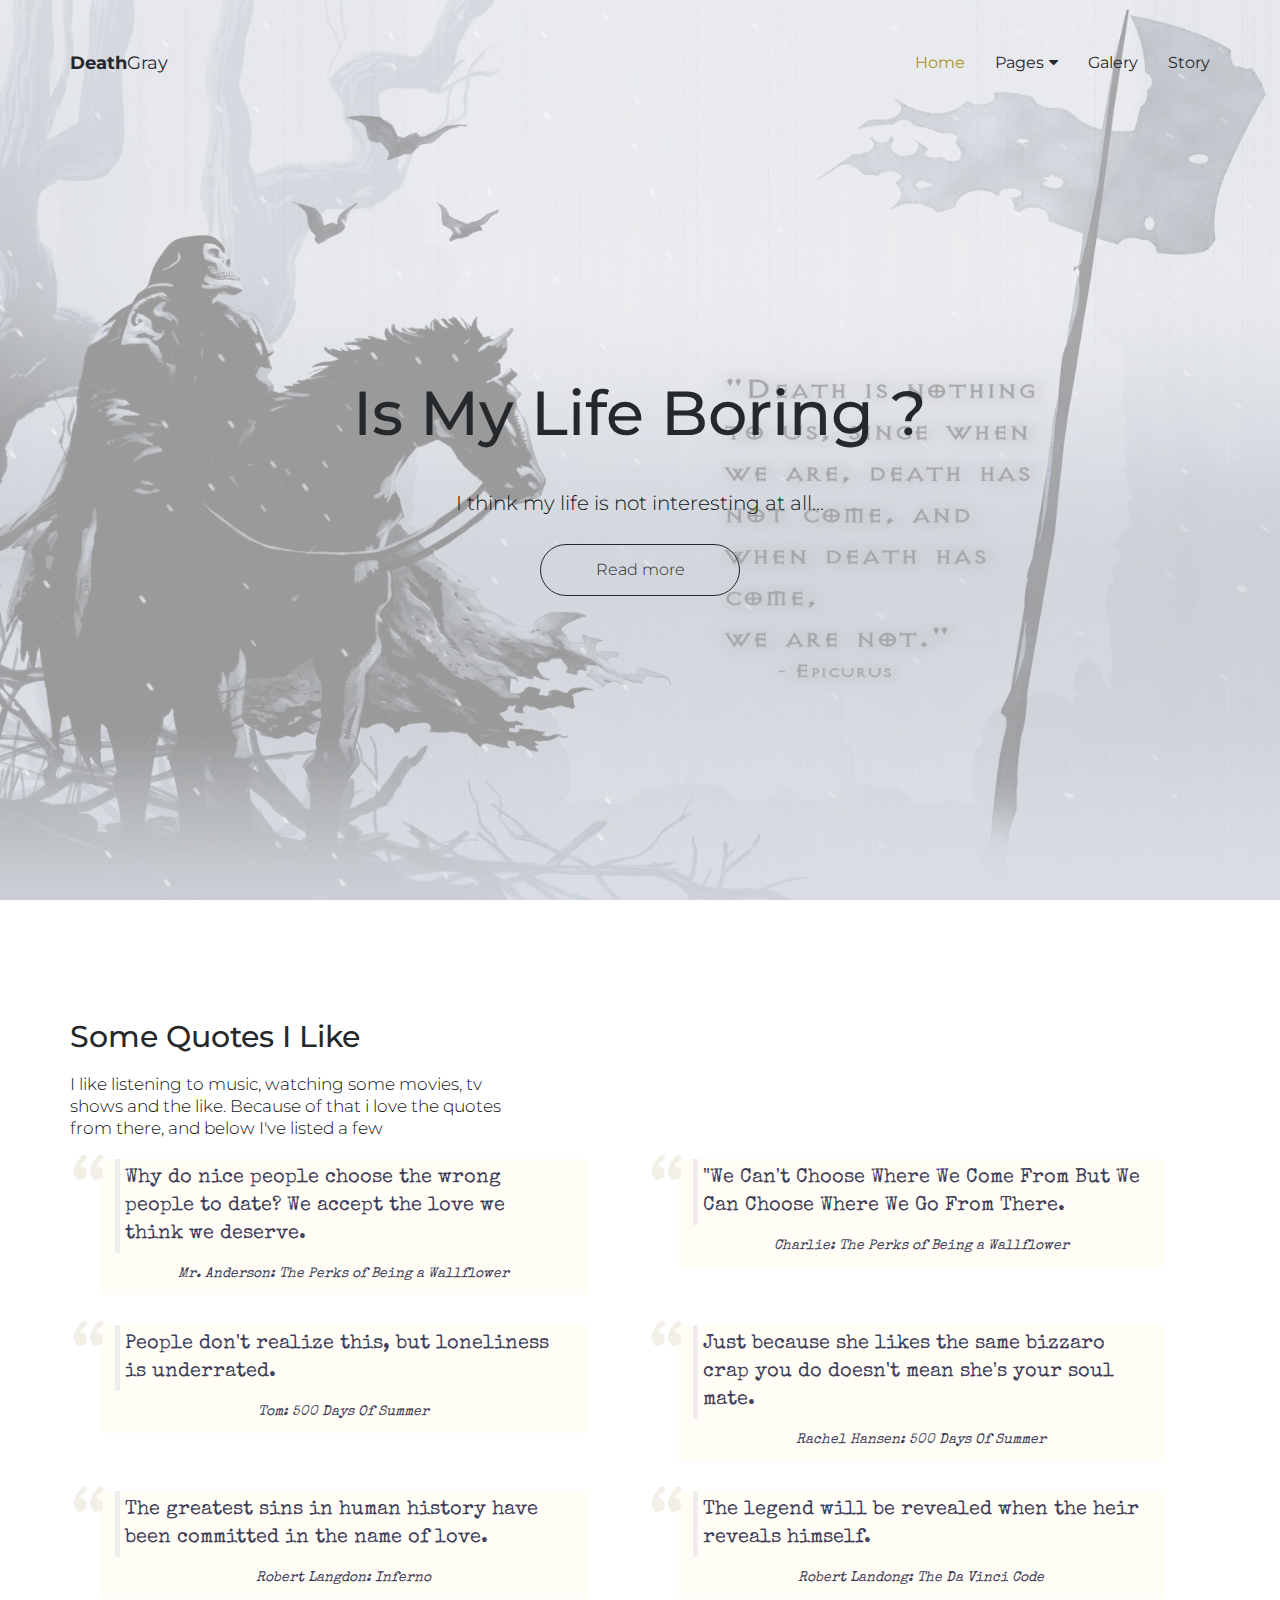
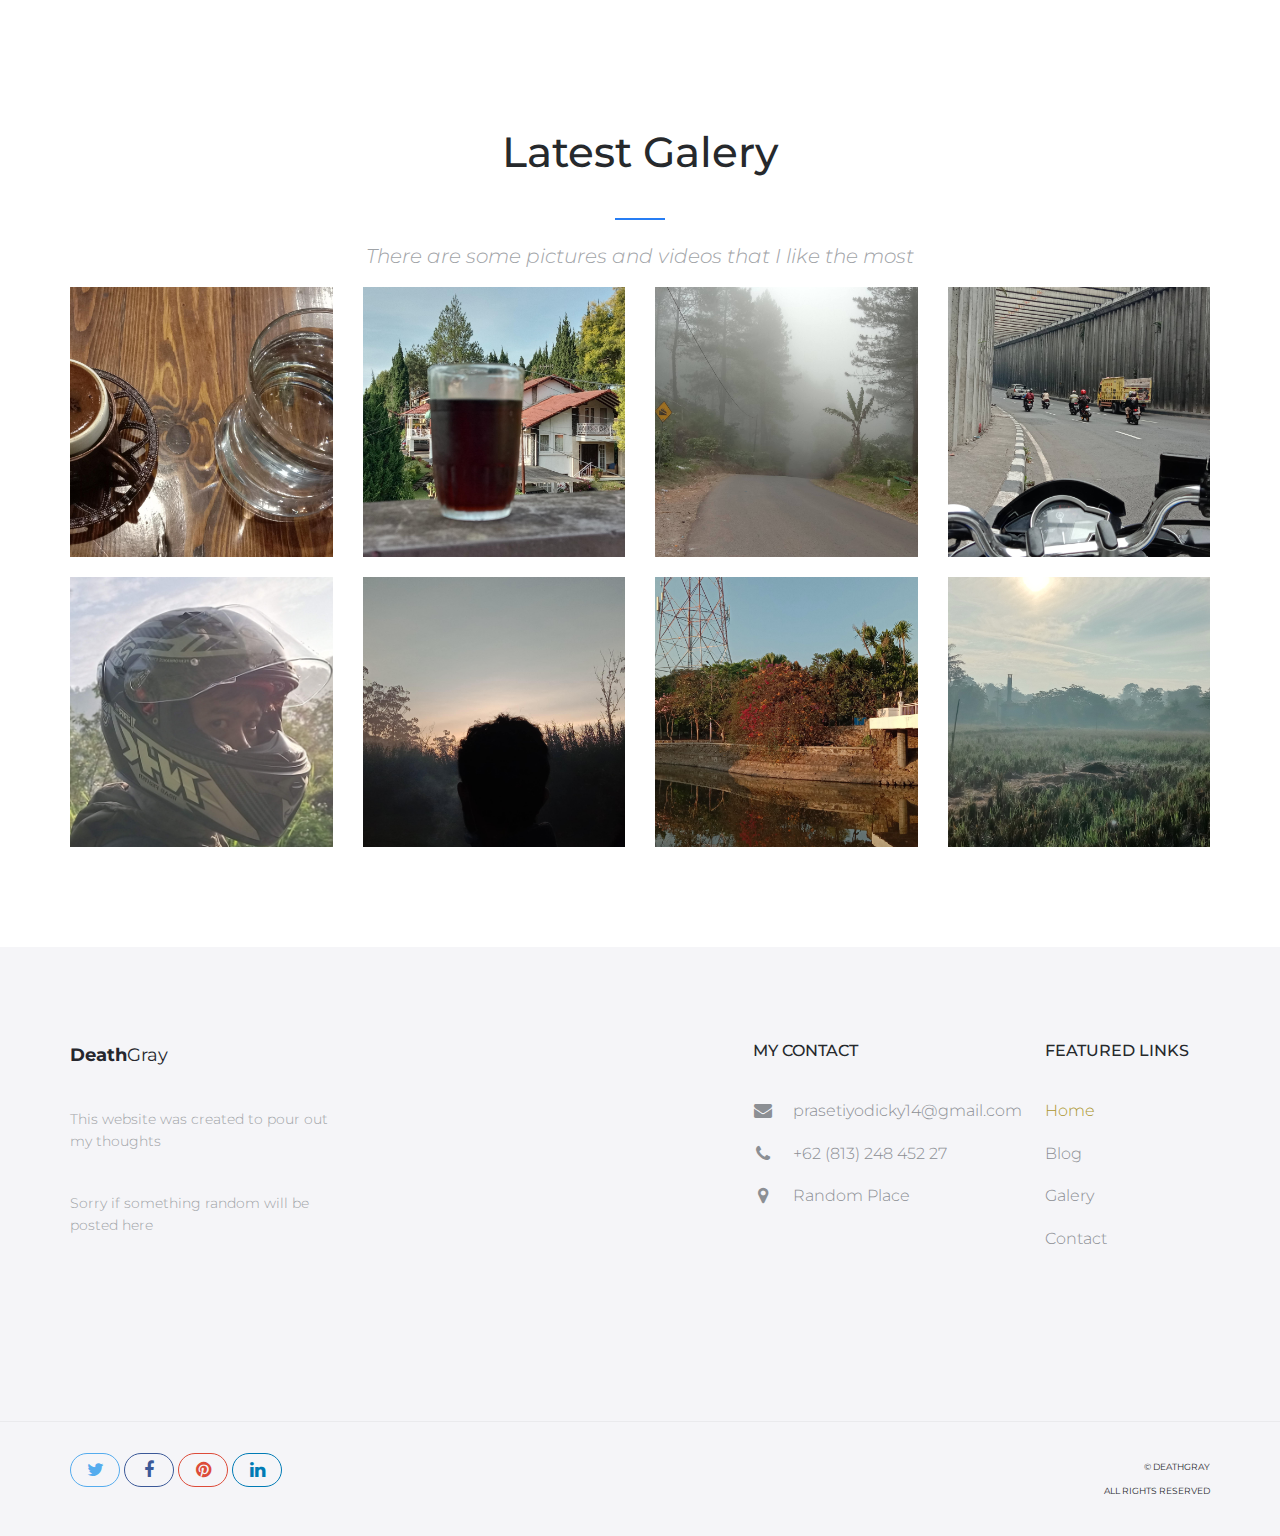
<file: index.html>
<!DOCTYPE html>
<html lang="en">
<head>

    <!-- Basic Page Needs
    ================================================== -->
    <meta http-equiv="Content-Type" content="text/html; charset=utf-8">
    <meta http-equiv="X-UA-Compatible" content="IE=edge">

    <title>Death Gray</title>

    <meta name="description" content="">
    <meta name="author" content="">
    <meta name="keywords" content="">

    <!-- Mobile Specific Metas
    ================================================== -->
    <meta name="viewport" content="width=device-width, minimum-scale=1.0, maximum-scale=1.0">
    <meta name="apple-mobile-web-app-capable" content="yes">

    <!-- Fonts -->
    <link href="https://fonts.googleapis.com/css?family=Montserrat:300,300i,400,600,700" rel="stylesheet">
    <link rel="stylesheet" href="http://cdnjs.cloudflare.com/ajax/libs/font-awesome/4.4.0/css/font-awesome.min.css">

    <!-- Favicon
    ================================================== -->
    <link rel="death-touch-icon" sizes="180x180" href="assets/img/death-touch.png">
    <link rel="icon" type="image/png" sizes="16x16" href="assets/img/death-touch.png">

    <!-- Stylesheets
    ================================================== -->
    <!-- Bootstrap core CSS -->
    <link href="assets/css/bootstrap.min.css" rel="stylesheet">

    <!-- Custom styles for this template -->
    <link href="assets/css/style.css" rel="stylesheet">
    <link href="assets/css/responsive.css" rel="stylesheet">

    <!-- HTML5 shim and Respond.js IE8 support of HTML5 elements and media queries -->
    <!--[if lt IE 9]>
    <script src="https://oss.maxcdn.com/libs/html5shiv/3.7.0/html5shiv.js"></script>
    <script src="https://oss.maxcdn.com/libs/respond.js/1.4.2/respond.min.js"></script>
    <![endif]-->

</head>
<style>
    @import url("https://fonts.googleapis.com/css?family=Special+Elite");
</style>
<body>

    <header id="masthead" class="site-header">
        <nav id="primary-navigation" class="site-navigation">
            <div class="container">

                <div class="navbar-header">
                   
                    <a class="site-title"><span>Death</span>Gray</a>

                </div><!-- /.navbar-header -->

                <div class="collapse navbar-collapse" id="agency-navbar-collapse">

                    <ul class="nav navbar-nav navbar-right">

                        <li class="active"><a href="index.html" data-toggle="dropdown">Home</a></li>
                        <li class="dropdown"><a href="#" class="dropdown-toggle" data-toggle="dropdown">Pages<i class="fa fa-caret-down hidden-xs" aria-hidden="true"></i></a>

                            <ul class="dropdown-menu" role="menu" aria-labelledby="menu1">
                              <li><a href="galery.html">Galery</a></li>
                              <li><a href="blog.html">Story</a></li>
                            </ul>

                        </li>
                        <li><a href="galery.html">Galery</a></li>
                        <li><a href="blog.html">Story</a></li>

                    </ul>

                </div>

            </div>   
        </nav><!-- /.site-navigation -->
    </header><!-- /#mastheaed -->

    <div id="hero" class="hero overlay">
        <div class="hero-content">
            <div class="hero-text">
                <h1>Is My Life Boring ?</h1>
                <p>I think my life is not interesting at all<span id="dots">...</span><span id="more">. As long as I live, I do monotonous things over and over. I want to have a more varied and challenging life.</span></p>
                <a href="#" class="btn btn-border" onclick="myFunction()" id="myBtn">Read more</a>
            </div><!-- /.hero-text -->
        </div><!-- /.hero-content -->
    </div><!-- /.hero -->

    <main id="main" class="site-main">

        <section class="site-section section-features">
            <div class="container">
                <div class="row">
                    <div class="col-sm-5">
                        <h2>Some Quotes I Like</h2>
                        <p>I like listening to music, watching some movies, tv shows and the like. Because of that i love the quotes from there, and below I've listed a few</p>
                    </div>
                    <div class="col-sm-7 hidden-xs ">
                    </div>
                </div>
            </div>
            <div class="container" >
                <div class="row ">
                    <div  class="col-sm-5" id=quotes>
                        <blockquote> Why do nice people choose the wrong people to date?
                        We accept the love we think we deserve.</blockquote>
                        <cite>Mr. Anderson: The Perks of Being a Wallflower</cite>
                    </div>
                    <div class="col-sm-5" id=quotes>
                        <blockquote>"We Can't Choose Where We Come From But We Can Choose Where We Go From There.</blockquote>
                        <cite>Charlie: The Perks of Being a Wallflower</cite>
                    </div>
                </div>
                <div class="row ">
                    <div class="col-sm-5" id=quotes>
                        <blockquote>People don't realize this, but loneliness is underrated.</blockquote>
                        <cite>Tom: 500 Days Of Summer</cite>
                    </div>
                    <div  class="col-sm-5" id=quotes>
                        <blockquote>Just because she likes the same bizzaro crap you do doesn't mean she's your soul mate.
                        </blockquote>
                        <cite>Rachel Hansen: 500 Days Of Summer</cite>
                    </div>
                </div>
                <div class="row ">
                    <div  class="col-sm-5" id=quotes>
                        <blockquote>The greatest sins in human history have been committed in the name of love.</blockquote>
                        <cite>Robert Langdon: Inferno</cite>
                    </div>
                    <div class="col-sm-5" id=quotes>
                        <blockquote>The legend will be revealed when the heir reveals himself.</blockquote>
                        <cite>Robert Landong: The Da Vinci Code</cite>
                    </div>
                </div>
            </div>
        </section><!-- /.section-features -->

        <section class="site-section section-portfolio">
            <div class="container">
                <div class="text-center">
                    <h2 class="heading-separator">Latest Galery</h2>
                    <p class="subheading-text">There are some pictures and videos that I like the most</p>
                </div>
                <div class="row">
                    <div class="col-lg-3 col-md-4 col-xs-6">
                        <div class="galery-item">
                            <img src="assets/img/galery/Food&Drink/picture3.jpg" class="img-res" alt="" onclick="onClick(this)">
                            <h4 class="galery-item-title">Coffee Turkey</h4>
                            <h5 class="galery-item-deskripsi">Kopi khas turkey yang dimana kopinya diseduh diatas pasir panas</h5>
                            <h5 class="galery-item-footer">Source: Pribadi(17/08/2019)</h5>
                        </div><!-- /.galery-item -->
                    </div>
                    <div class="col-lg-3 col-md-4 col-xs-6">
                        <div class="galery-item">
                            <img src="assets/img/galery/Food&Drink/picture4.jpg" class="img-res" alt="" onclick="onClick(this)">
                            <h4 class="galery-item-title">Coffe Sachet</h4>
                            <h5 class="galery-item-deskripsi">Kopi hitam sachet biasa yang diseduh di villa bandung</h5>
                            <h5 class="galery-item-footer">Source: Pribadi(17/08/2019)</h5>
                        </div><!-- /.galery-item -->
                    </div>
                    <div class="col-lg-3 col-md-4 col-xs-6">
                        <div class="galery-item">
                            <img src="assets/img/galery/Journey/Picture2.jpg" class="img-res" alt="" onclick="onClick(this)">
                            <h4 class="galery-item-title">Road Mist</h4>
                            <h5 class="galery-item-deskripsi">Jalanan berkabut</h5>
                            <h5 class="galery-item-footer">Source: Pribadi(17/08/2019)</h5>
                        </div><!-- /.galery-item -->
                    </div>
                    <div class="col-lg-3 col-md-4 col-xs-6">
                        <div class="galery-item">
                            <img src="assets/img/galery/Journey/Picture3.jpg" class="img-res" alt="" onclick="onClick(this)">
                            <h4 class="galery-item-title">Nagreg Tunnel </h4>
                            <h5 class="galery-item-deskripsi">Terowongan yang berada di lingkar nagreg</h5>
                            <h5 class="galery-item-footer">Source: Pribadi(17/08/2019)</h5>
                        </div><!-- /.galery-item -->
                    </div>
                    <div class="col-lg-3 col-md-4 col-xs-6">
                        <div class="galery-item">
                            <img src="assets/img/galery/Journey/Picture4.jpg" class="img-res" alt="" onclick="onClick(this)">
                            <h4 class="galery-item-title">My Fullface Helm</h4>
                            <h5 class="galery-item-deskripsi">Helm fullface pertama saya</h5>
                            <h5 class="galery-item-footer">Source: Pribadi(17/08/2019)</h5>
                        </div><!-- /.galery-item -->
                    </div>
                    <div class="col-lg-3 col-md-4 col-xs-6">
                        <div class="galery-item">
                            <img src="assets/img/galery/Nature/Picture1.jpg" class="img-res" alt="" onclick="onClick(this)">
                            <h4 class="galery-item-title">Sunrise in Rancaupas</h4>
                            <h5 class="galery-item-deskripsi">Dinginnya udara Rancaupas saat sunrise</h5>
                            <h5 class="galery-item-footer">Source: Pribadi(17/08/2019)</h5>
                        </div><!-- /.galery-item -->
                    </div>
                    <div class="col-lg-3 col-md-4 col-xs-6">
                        <div class="galery-item">
                            <img src="assets/img/galery/Nature/Picture4.jpg" class="img-res" alt="" onclick="onClick(this)">
                            <h4 class="galery-item-title">Galau Lake</h4>
                            <h5 class="galery-item-deskripsi">Danau Galau yang ada di Telkom University</h5>
                            <h5 class="galery-item-footer">Source: Pribadi(17/08/2019)</h5>
                        </div><!-- /.galery-item -->
                    </div>
                    <div class="col-lg-3 col-md-4 col-xs-6">
                        <div class="galery-item">
                            <img src="assets/img/galery/Nature/Picture6.jpg" class="img-res" alt="" onclick="onClick(this)">
                            <h4 class="galery-item-title">Field Mist</h4>
                            <h5 class="galery-item-deskripsi">Kabut di pematang sawah</h5>
                            <h5 class="galery-item-footer">Source: Pribadi(17/08/2019)</h5>
                        </div><!-- /.galery-item -->
                    </div>
                </div>
            </div>
        </section><!-- /.section-portfolio -->

        <section class="site-section section-newsletter text-center">
            <div class="container">

            </div>
        </section><!-- /.section-newsletter -->

    </main><!-- /#main -->

    <footer id="colophon" class="site-footer">
        <div class="container">
            <div class="row">
                <div class="col-md-3 col-sm-4 col-xs-6">
                    <a class="site-title"><span>Death</span>Gray</a>
                    <p>This website was created to pour out my thoughts</p>
                    <p>Sorry if something random will be posted here</p>
                </div>
                <div class="col-lg-offset-4 col-md-3 col-sm-4 col-md-offset-2 col-sm-offset-0 col-xs-6 ">
                    <h3>My Contact</h3>
                    <ul class="list-unstyled contact-links">
                        <li><i class="fa fa-envelope" aria-hidden="true"></i><a href="mailto:prasetiyodicky14@gmail.com">prasetiyodicky14@gmail.com</a></li>
                        <li><i class="fa fa-phone" aria-hidden="true"></i><a href="tel:+6281324845227">+62 (813) 248 452 27 </a></li>
                        <li><i class="fa fa-map-marker" aria-hidden="true"></i><p>Random Place</p></li>
                    </ul>
                </div>
                <div class="clearfix visible-xs"></div>
                <div class="col-lg-2 col-md-3 col-sm-4 col-xs-6">
                    <h3>Featured links</h3>
                    <ul class="list-unstyled">
                        <li class="active"><a href="index.html">Home</a></li>
                        <li><a href="blog.html">Blog</a></li>
                        <li><a href="galery.html">Galery</a></li>
                        <li><a href="contact.html">Contact</a></li>
                    </ul>
                </div>
            </div>
        </div>
        <div class="copyright">
            <div class="container">
                <div class="row">
                    <div class="col-xs-8">
                        <div class="social-links">
                            <a class="twitter-bg" href="#"><i class="fa fa-twitter"></i></a>
                            <a class="facebook-bg" href="#"><i class="fa fa-facebook"></i></a>
                            <a class="pinterest" href="#"><i class="fa fa-pinterest"></i></a>
                            <a class="linkedin-bg" href="https://www.linkedin.com/in/dicky-prasetiyo-8a47611ab/"><i class="fa fa-linkedin"></i></a>
                        </div><!-- /.social-links -->
                    </div>
                    <div class="col-xs-4">
                        <div class="text-right">
                            <p>&copy; DeathGray</p>
                            <p>All Rights Reserved</p>
                        </div>
                    </div>
                </div>
            </div>
        </div><!-- /.copyright -->
    </footer><!-- /#footer -->


    <!-- Bootstrap core JavaScript
    ================================================== -->
    <!-- Placed at the end of the document so the pages load faster -->
    <script src="https://ajax.googleapis.com/ajax/libs/jquery/3.1.1/jquery.min.js"></script>
    <script src="assets/js/bootstrap.min.js"></script>
    <script src="assets/js/bootstrap-select.min.js"></script>
    <script src="assets/js/jquery.slicknav.min.js"></script>
    <script src="assets/js/jquery.countTo.min.js"></script>
    <script src="assets/js/jquery.shuffle.min.js"></script>
    <script src="assets/js/script.js"></script>
  
</body>
</html>
</file>
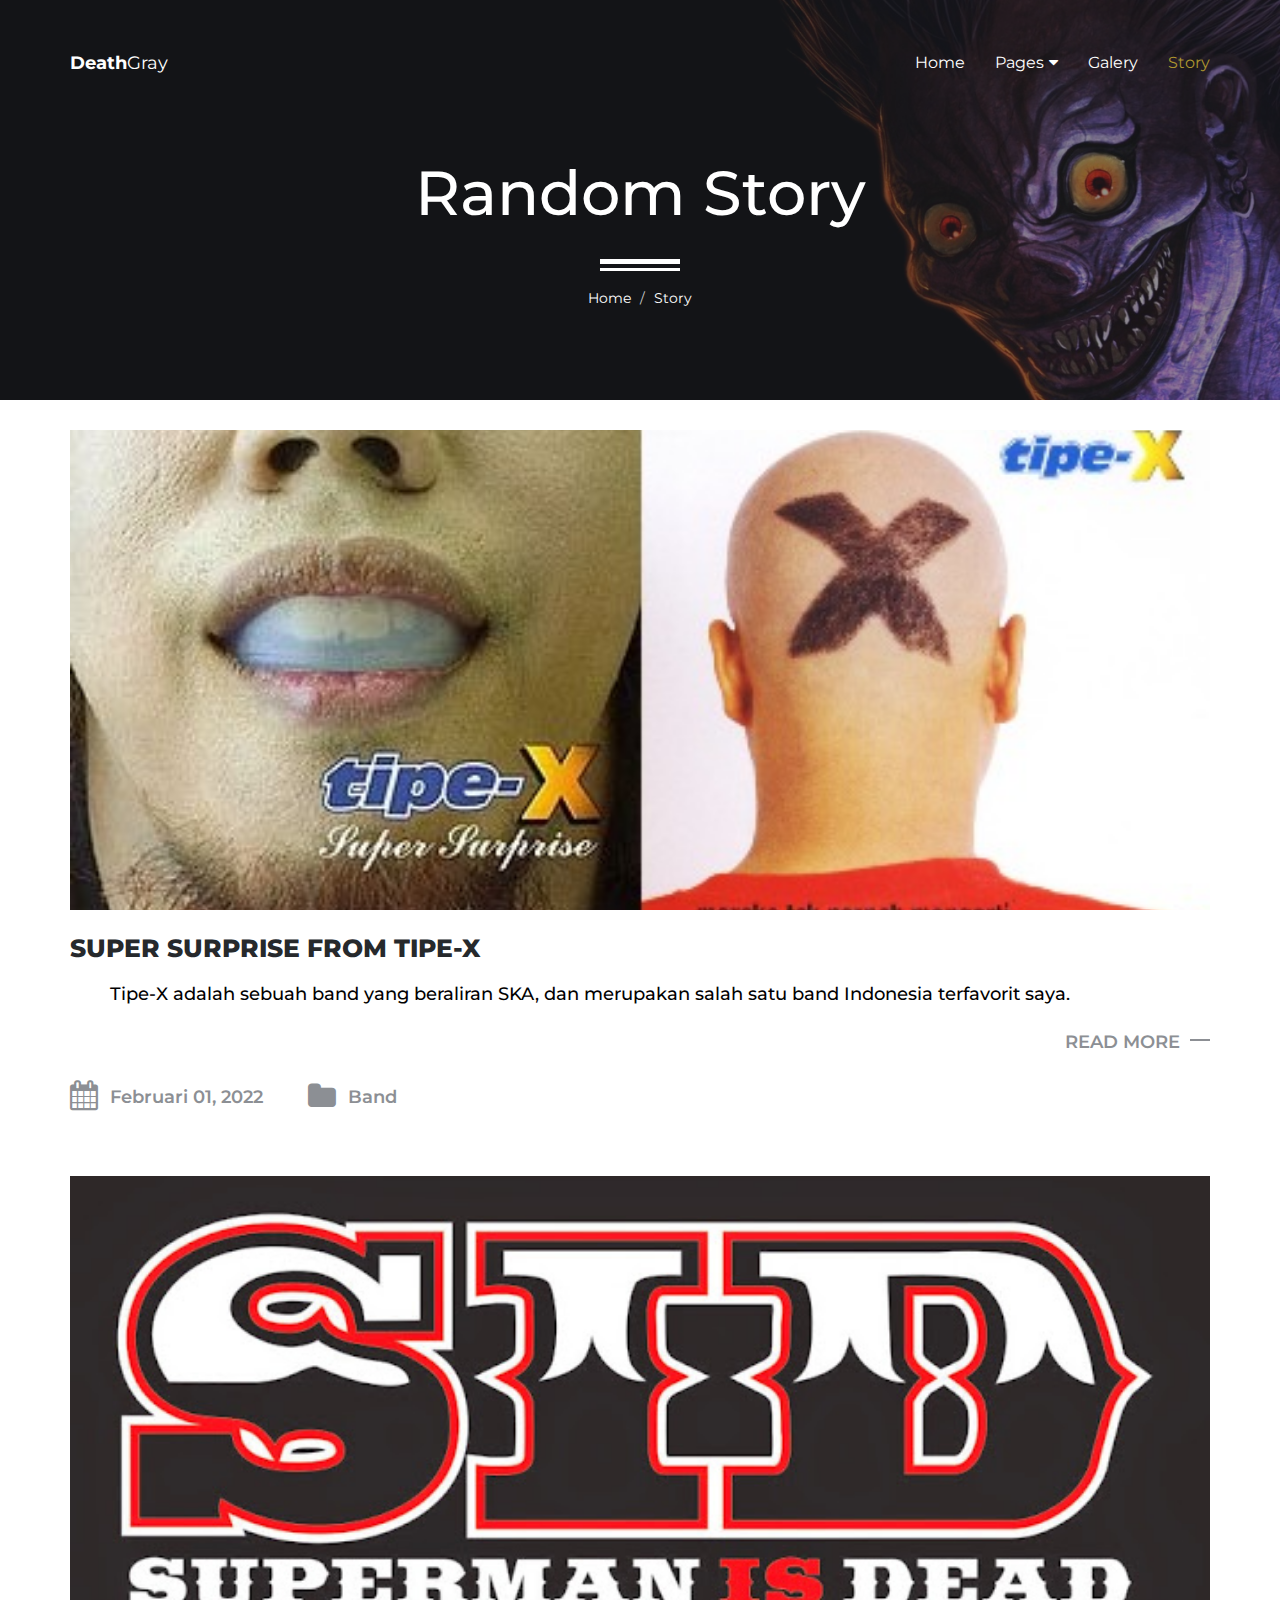
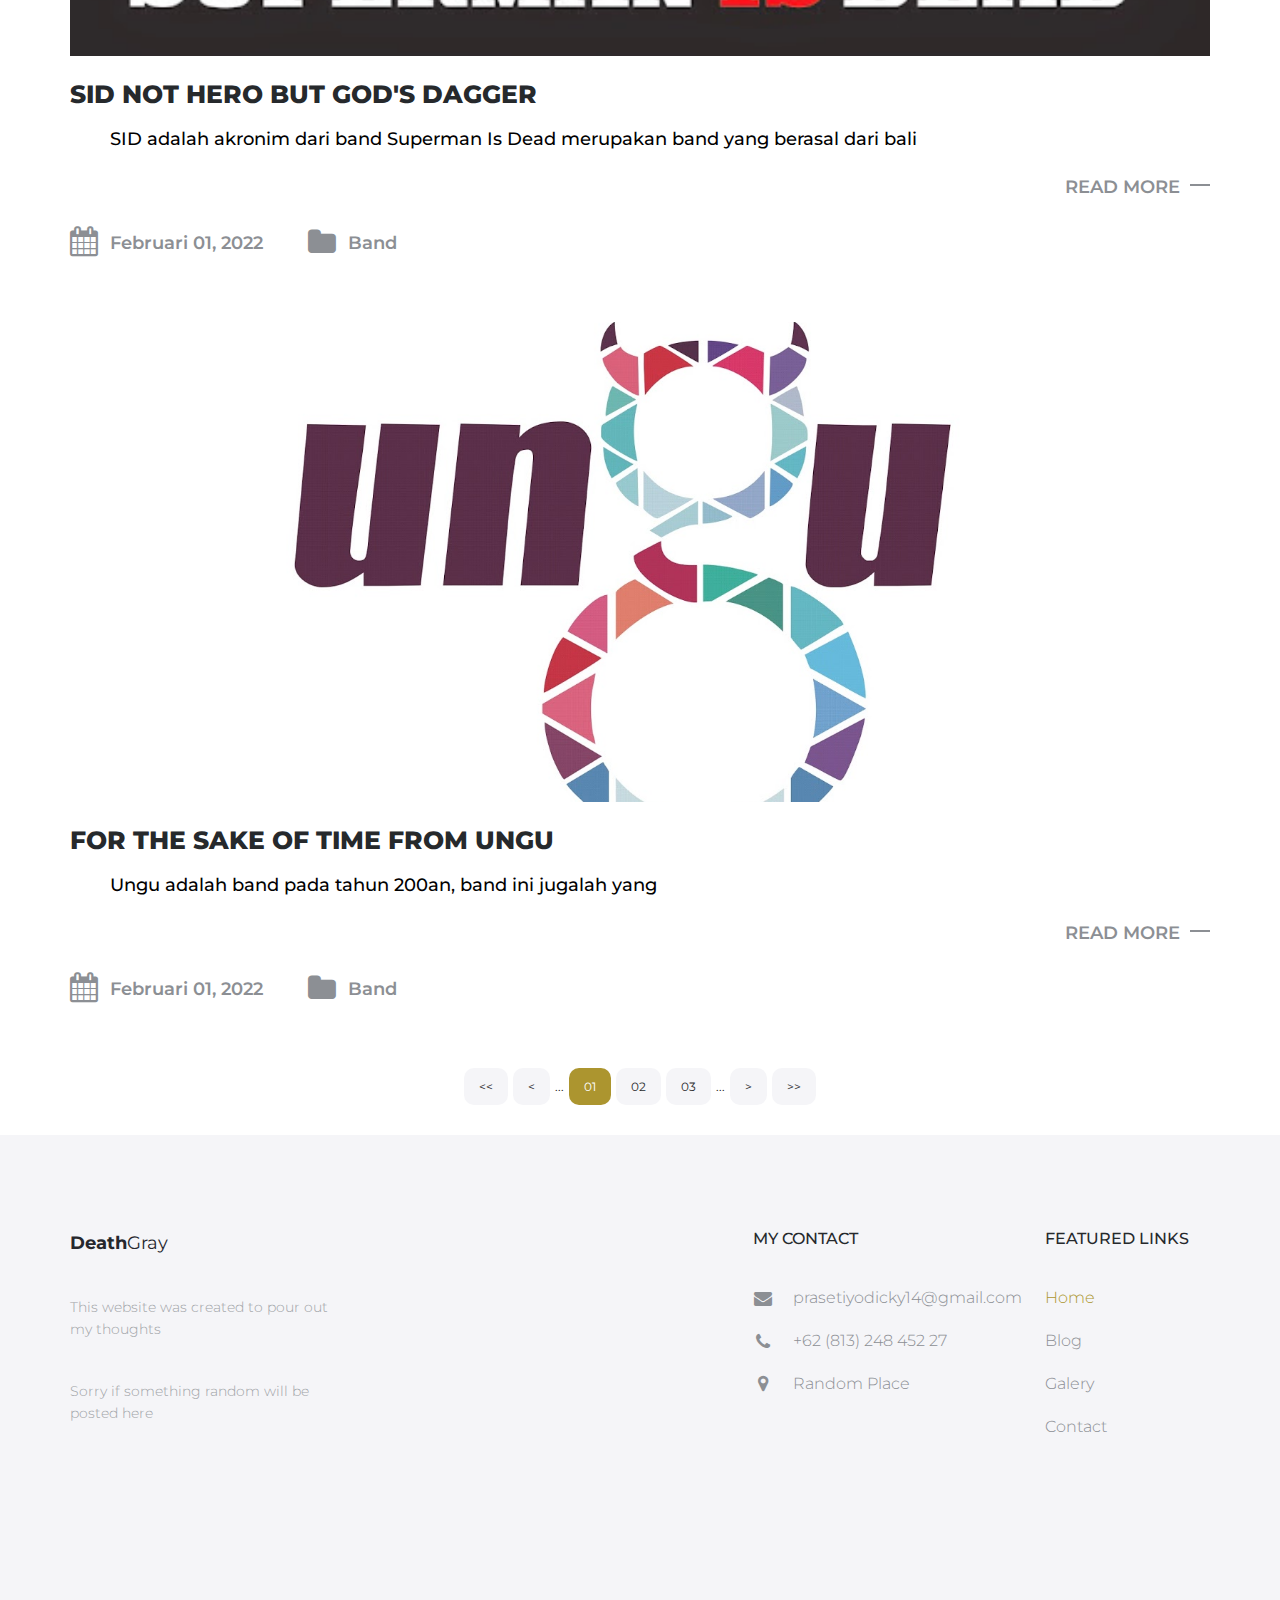
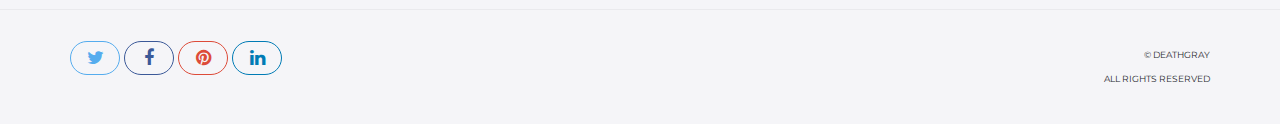
<file: blog.html>
<!DOCTYPE html>
<html lang="en">
<head>

    <!-- Basic Page Needs
    ================================================== -->
    <meta http-equiv="Content-Type" content="text/html; charset=utf-8">
    <meta http-equiv="X-UA-Compatible" content="IE=edge">

    <title>Blog | Agency Perfect</title>

    <meta name="description" content="">
    <meta name="author" content="">
    <meta name="keywords" content="">

    <!-- Mobile Specific Metas
    ================================================== -->
    <meta name="viewport" content="width=device-width, minimum-scale=1.0, maximum-scale=1.0">
    <meta name="apple-mobile-web-app-capable" content="yes">

    <!-- Fonts -->
    <link href="https://fonts.googleapis.com/css?family=Montserrat:300,300i,400,600,700" rel="stylesheet">
    <link rel="stylesheet" href="http://cdnjs.cloudflare.com/ajax/libs/font-awesome/4.4.0/css/font-awesome.min.css">

    <!-- Favicon
    ================================================== -->
    <link rel="death-touch-icon" sizes="180x180" href="assets/img/death-touch.png">
    <link rel="icon" type="image/png" sizes="16x16" href="assets/img/death-touch.png">

    <!-- Stylesheets
    ================================================== -->
    <!-- Bootstrap core CSS -->
    <link href="assets/css/bootstrap.min.css" rel="stylesheet">

    <!-- Custom styles for this template -->
    <link href="assets/css/style.css" rel="stylesheet">
    <link href="assets/css/responsive.css" rel="stylesheet">

    <!-- HTML5 shim and Respond.js IE8 support of HTML5 elements and media queries -->
    <!--[if lt IE 9]>
    <script src="https://oss.maxcdn.com/libs/html5shiv/3.7.0/html5shiv.js"></script>
    <script src="https://oss.maxcdn.com/libs/respond.js/1.4.2/respond.min.js"></script>
    <![endif]-->

</head>
<body>

    <header id="masthead" class="site-header site-header-white">
        <nav id="primary-navigation" class="site-navigation">
            <div class="container">

                <div class="navbar-header">
                   
                    <a href="index.html" class="site-title"><span>Death</span>Gray</a>

                </div><!-- /.navbar-header -->

                <div class="collapse navbar-collapse" id="agency-navbar-collapse">

                    <ul class="nav navbar-nav navbar-right">

                        <li><a href="index.html">Home</a></li>
                        <li class="dropdown"><a href="#" class="dropdown-toggle" data-toggle="dropdown">Pages<i class="fa fa-caret-down hidden-xs" aria-hidden="true"></i></a>

                            <ul class="dropdown-menu" role="menu" aria-labelledby="menu1">
                              <li><a href="galery.html">Galery</a></li>
                              <li><a href="blog.html">Story</a></li>
                            </ul>

                        </li>
                        <li><a href="galery.html">Galery</a></li>
                        <li class="active"><a href="blog.html">Story</a></li>
                    
                    </ul>

                </div>

            </div>   
        </nav><!-- /.site-navigation -->
    </header><!-- /#mastheaed -->

    <div id="hero" class="hero overlay subpage-hero blog-hero">
        <div class="hero-content">
            <div class="hero-text">
                <h1>Random Story</h1>
                <ol class="breadcrumb">
                  <li class="breadcrumb-item"><a href="#">Home</a></li>
                  <li class="breadcrumb-item active">Story</li>
                </ol>
            </div><!-- /.hero-text -->
        </div><!-- /.hero-content -->
    </div><!-- /.hero -->

    <main id="main" class="site-main">

        <section class="site-section subpage-site-section section-blog">
            <div class="container">
                <div class="row">
                    <div class="col-md-12">
                        <article class="blog-post">
                            <a href="blogpost/blog-post_1.html">
                                <img src="blogpost/img/TipeX.jpg" class="img-res" alt="">
                            </a>
                            <div class="post-content">
                                <h3 class="post-title"><a href="blogpost/blog-post_1.html">Super Surprise from Tipe-X</a></h3>
                                <p>Tipe-X adalah sebuah band yang beraliran SKA, dan merupakan salah satu band Indonesia terfavorit saya. </p>
                                <div class="text-right">
                                    <a class="read-more" href="blogpost/blog-post_1.html">Read more</a>
                                </div>
                                <div class="post-meta">
                                    <span class="post-date">
                                        <a href=""><i class="fa fa-calendar" aria-hidden="true"></i>Februari 01, 2022</a>
                                        </span>
                                    <span class="post-category">
                                        <a href=""><i class="fa fa-folder" aria-hidden="true"></i>Band</a>
                                    </span>
                                </div><!-- /.post-meta -->
                            </div><!-- /.post-content -->
                        </article><!-- /.blog-post -->
                        <article class="blog-post">
                            <a href="blogpost/blog-post_2.html">
                                <img src="blogpost/img/SID.jpg" class="img-res" alt="">
                            </a>
                            <div class="post-content">
                                <h3 class="post-title"><a href="blogpost/blog-post_2.html">SID Not Hero but God's Dagger</a></h3>
                                <p>SID adalah akronim dari band Superman Is Dead merupakan band yang berasal dari bali </p>
                                <div class="text-right">
                                    <a class="read-more" href="blogpost/blog-post_2.html">Read more</a>
                                </div>
                                <div class="post-meta">
                                    <span class="post-date">
                                        <a href=""><i class="fa fa-calendar" aria-hidden="true"></i>Februari 01, 2022</a>
                                        </span>
                                    <span class="post-category">
                                        <a href=""><i class="fa fa-folder" aria-hidden="true"></i>Band</a>
                                    </span>
                                </div><!-- /.post-meta -->
                            </div><!-- /.post-content -->
                        </article><!-- /.blog-post -->
                        <article class="blog-post">
                            <a href="blogpost/blog-post_3.html">
                                <img src="blogpost/img/Ungu.jpg" class="img-res" alt="">
                            </a>
                            <div class="post-content">
                                <h3 class="post-title"><a href="blogpost/blog-post_3.html">for the sake of time from ungu</a></h3>
                                <p>Ungu adalah band pada tahun 200an, band ini jugalah yang</p>
                                <div class="text-right">
                                    <a class="read-more" href="blogpost/blog-post_3.html">Read more</a>
                                </div>
                                <div class="post-meta">
                                    <span class="post-date">
                                        <a href=""><i class="fa fa-calendar" aria-hidden="true"></i>Februari 01, 2022</a>
                                        </span>
                                    <span class="post-category">
                                        <a href=""><i class="fa fa-folder" aria-hidden="true"></i>Band</a>
                                    </span>
                                </div><!-- /.post-meta -->
                            </div><!-- /.post-content -->
                        </article><!-- /.blog-post -->

                        <div class="ui-pagination mt-50">
                            <div class="row">
                                <div class="col-md-12 text-center">
                                    <ul class="pagination">
                                        <li><a href="#">&lt;&lt;</a></li>
                                        <li><a href="#">&lt;</a></li>
                                        <li class="more"><a href="#">...</a></li>
                                        <li class="active"><a href="#">01</a></li>
                                        <li><a href="#">02</a></li>
                                        <li><a href="#">03</a></li>
                                        <li class="more"><a href="#">...</a></li>
                                        <li><a href="#">&gt;</a></li>
                                        <li><a href="#">&gt;&gt;</a></li>
                                    </ul><!-- /.pagination -->               
                                </div>
                            </div>
                        </div><!-- /.ui-pagination -->
                    </div>
                </div>
            </div>
        </section><!-- /.section-portfolio -->

    </main><!-- /#main -->

    <footer id="colophon" class="site-footer">
        <div class="container">
            <div class="row">
                <div class="col-md-3 col-sm-4 col-xs-6">
                    <a class="site-title"><span>Death</span>Gray</a>
                    <p>This website was created to pour out my thoughts</p>
                    <p>Sorry if something random will be posted here</p>
                </div>
                <div class="col-lg-offset-4 col-md-3 col-sm-4 col-md-offset-2 col-sm-offset-0 col-xs-6 ">
                    <h3>My Contact</h3>
                    <ul class="list-unstyled contact-links">
                        <li><i class="fa fa-envelope" aria-hidden="true"></i><a href="mailto:prasetiyodicky14@gmail.com">prasetiyodicky14@gmail.com</a></li>
                        <li><i class="fa fa-phone" aria-hidden="true"></i><a href="tel:+6281324845227">+62 (813) 248 452 27 </a></li>
                        <li><i class="fa fa-map-marker" aria-hidden="true"></i><p>Random Place</p></li>
                    </ul>
                </div>
                <div class="clearfix visible-xs"></div>
                <div class="col-lg-2 col-md-3 col-sm-4 col-xs-6">
                    <h3>Featured links</h3>
                    <ul class="list-unstyled">
                        <li class="active"><a href="index.html">Home</a></li>
                        <li><a href="blog.html">Blog</a></li>
                        <li><a href="galery.html">Galery</a></li>
                        <li><a href="contact.html">Contact</a></li>
                    </ul>
                </div>
            </div>
        </div>
        <div class="copyright">
            <div class="container">
                <div class="row">
                    <div class="col-xs-8">
                        <div class="social-links">
                            <a class="twitter-bg" href="#"><i class="fa fa-twitter"></i></a>
                            <a class="facebook-bg" href="#"><i class="fa fa-facebook"></i></a>
                            <a class="pinterest" href="#"><i class="fa fa-pinterest"></i></a>
                            <a class="linkedin-bg" href="https://www.linkedin.com/in/dicky-prasetiyo-8a47611ab/"><i class="fa fa-linkedin"></i></a>
                        </div><!-- /.social-links -->
                    </div>
                    <div class="col-xs-4">
                        <div class="text-right">
                            <p>&copy; DeathGray</p>
                            <p>All Rights Reserved</p>
                        </div>
                    </div>
                </div>
            </div>
        </div><!-- /.copyright -->
    </footer><!-- /#footer -->




    <!-- Bootstrap core JavaScript
    ================================================== -->
    <!-- Placed at the end of the document so the pages load faster -->
    <script src="https://ajax.googleapis.com/ajax/libs/jquery/3.1.1/jquery.min.js"></script>
    <script src="assets/js/bootstrap.min.js"></script>
    <script src="assets/js/bootstrap-select.min.js"></script>
    <script src="assets/js/jquery.slicknav.min.js"></script>
    <script src="assets/js/jquery.countTo.min.js"></script>
    <script src="assets/js/jquery.shuffle.min.js"></script>
    <script src="assets/js/script.js"></script>
  
</body>
</html>
</file>
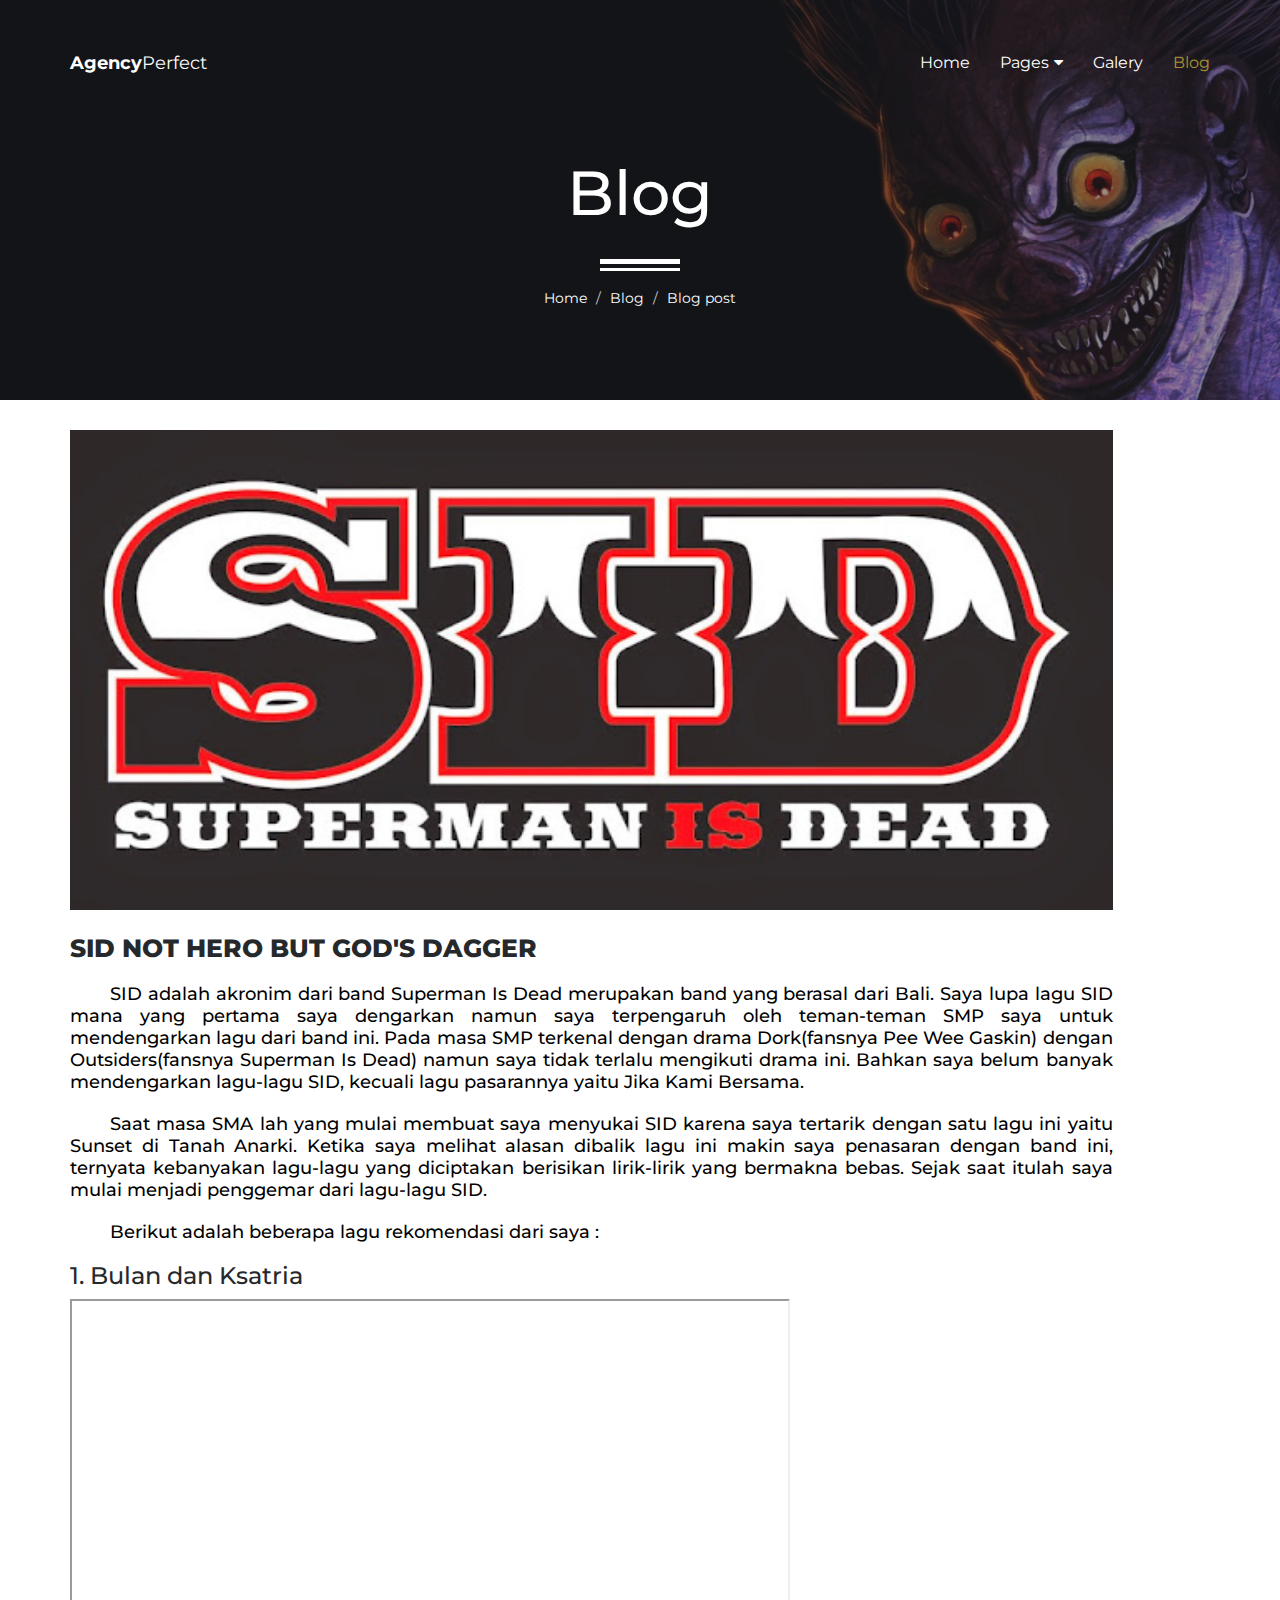
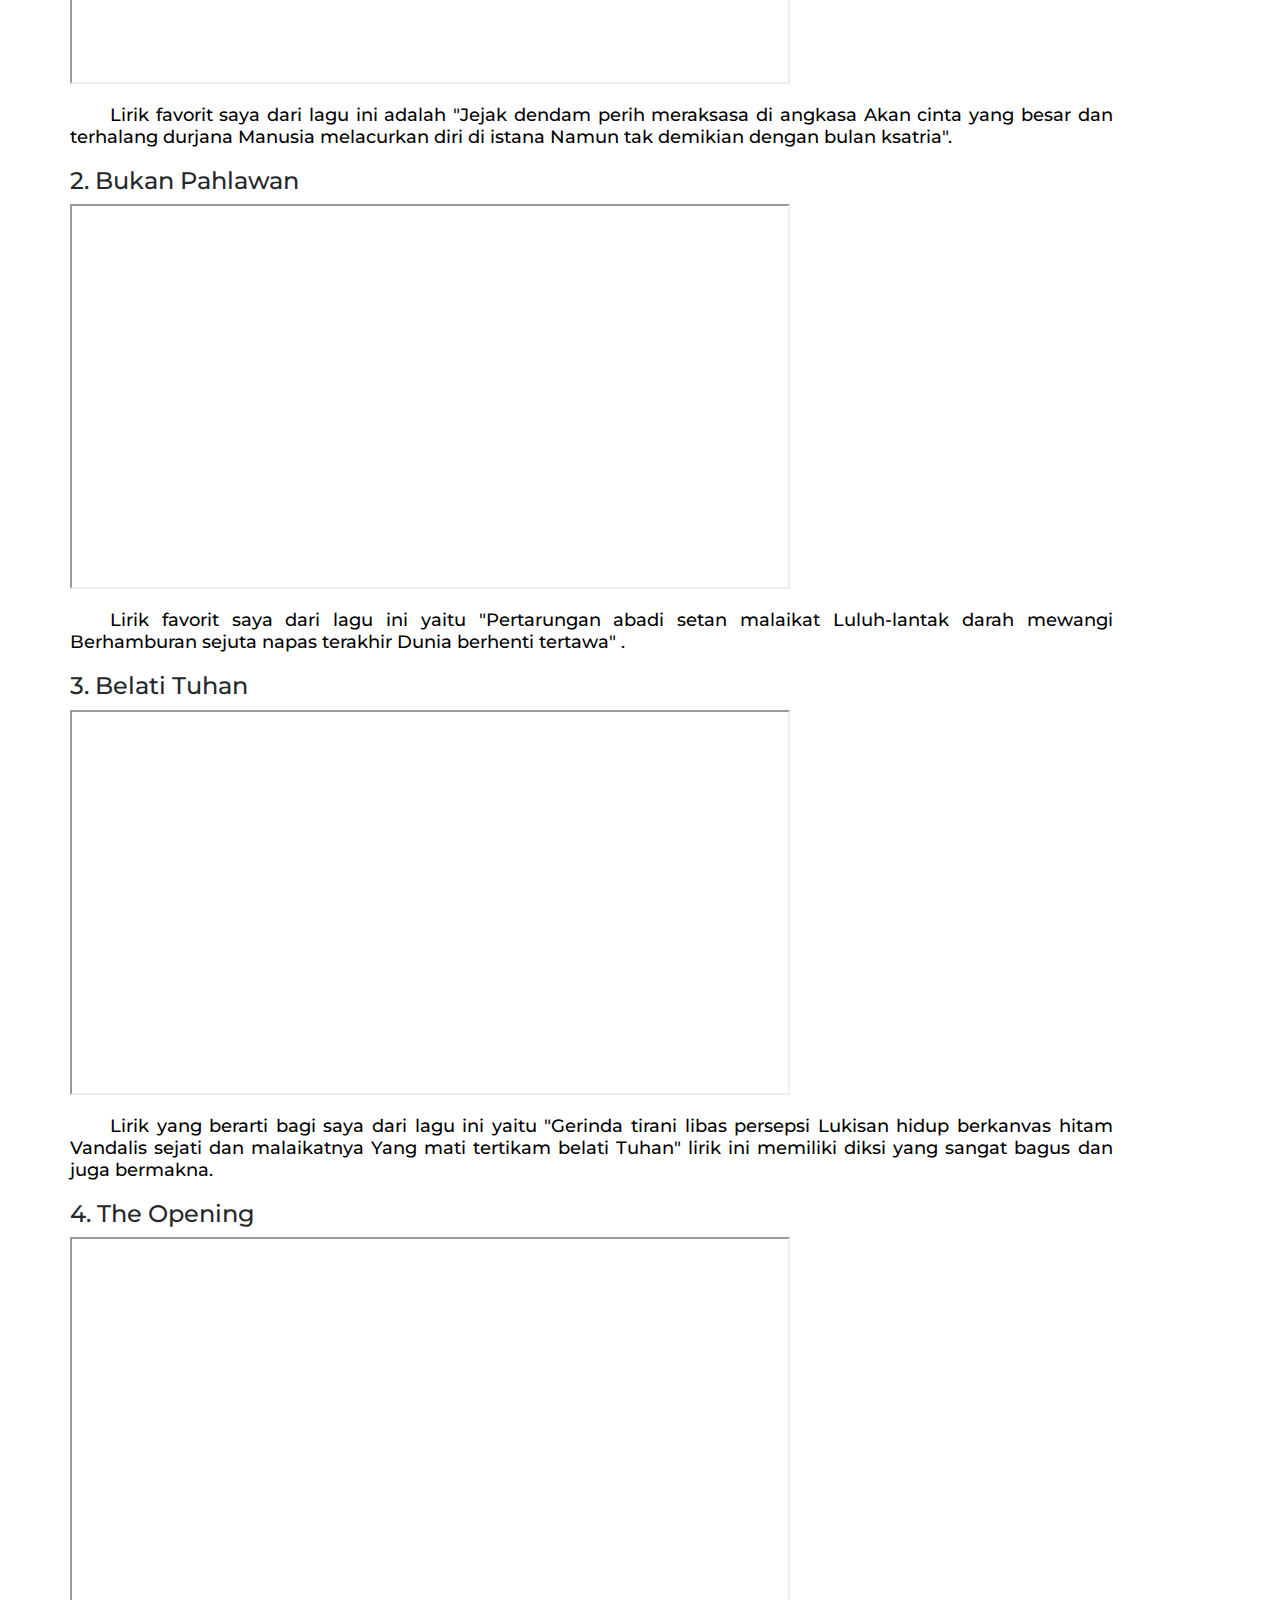
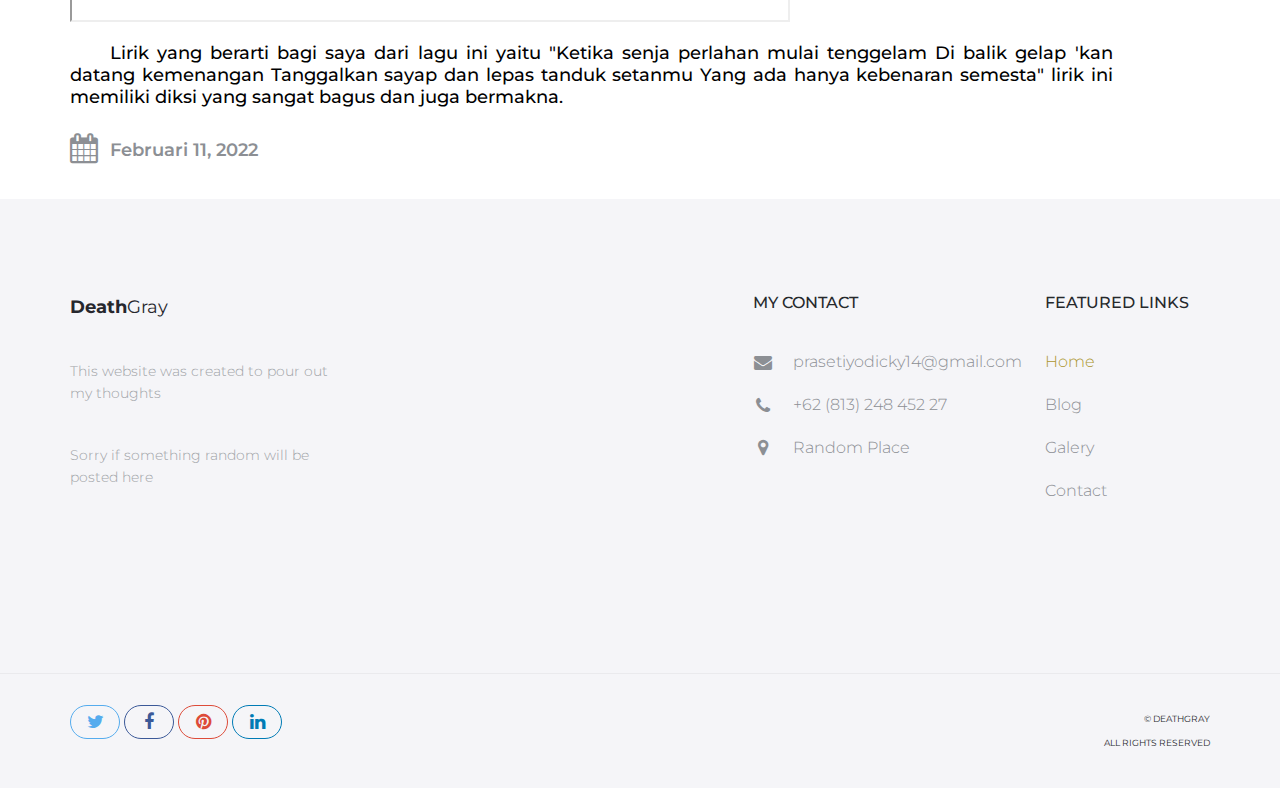
<file: blogpost/blog-post_2.html>
<!DOCTYPE html>
<html lang="en">
<head>

    <!-- Basic Page Needs
    ================================================== -->
    <meta http-equiv="Content-Type" content="text/html; charset=utf-8">
    <meta http-equiv="X-UA-Compatible" content="IE=edge">

    <title>Blog Post | Agency Perfect</title>

    <meta name="description" content="">
    <meta name="author" content="">
    <meta name="keywords" content="">

    <!-- Mobile Specific Metas
    ================================================== -->
    <meta name="viewport" content="width=device-width, minimum-scale=1.0, maximum-scale=1.0">
    <meta name="apple-mobile-web-app-capable" content="yes">

    <!-- Fonts -->
    <link href="https://fonts.googleapis.com/css?family=Montserrat:300,300i,400,600,700" rel="stylesheet">
    <link rel="stylesheet" href="http://cdnjs.cloudflare.com/ajax/libs/font-awesome/4.4.0/css/font-awesome.min.css">

    <!-- Favicon
    ================================================== -->
    <link rel="apple-touch-icon" sizes="180x180" href="../assets/img/death-touch.png">
    <link rel="icon" type="image/png" sizes="16x16" href="../assets/img/death-touch.png">

    <!-- Stylesheets
    ================================================== -->
    <!-- Bootstrap core CSS -->
    <link href="../assets/css/bootstrap.min.css" rel="stylesheet">

    <!-- Custom styles for this template -->
    <link href="../assets/css/style.css" rel="stylesheet">
    <link href="../assets/css/responsive.css" rel="stylesheet">

    <!-- HTML5 shim and Respond.js IE8 support of HTML5 elements and media queries -->
    <!--[if lt IE 9]>
    <script src="https://oss.maxcdn.com/libs/html5shiv/3.7.0/html5shiv.js"></script>
    <script src="https://oss.maxcdn.com/libs/respond.js/1.4.2/respond.min.js"></script>
    <![endif]-->

</head>
<body>

    <header id="masthead" class="site-header site-header-white">
        <nav id="primary-navigation" class="site-navigation">
            <div class="container">

                <div class="navbar-header">
                   
                    <a href="../index.html" class="site-title"><span>Agency</span>Perfect</a>

                </div><!-- /.navbar-header -->

                <div class="collapse navbar-collapse" id="agency-navbar-collapse">

                    <ul class="nav navbar-nav navbar-right">

                        <li><a href="../index.html">Home</a></li>
                        <li class="dropdown"><a href="#" class="dropdown-toggle" data-toggle="dropdown">Pages<i class="fa fa-caret-down hidden-xs" aria-hidden="true"></i></a>

                            <ul class="dropdown-menu" role="menu" aria-labelledby="menu1">
                              <li><a href="../galery.html">Galery</a></li>
                              <li><a href="../blog.html">Blog</a></li>
                            </ul>

                        </li>
                        <li><a href="../galery.html">Galery</a></li>
                        <li class="active"><a href="../blog.html">Blog</a></li>
                    </ul>

                </div>

            </div>   
        </nav><!-- /.site-navigation -->
    </header><!-- /#mastheaed -->

    <div id="hero" class="hero overlay subpage-hero blog-hero">
        <div class="hero-content">
            <div class="hero-text">
                <h1>Blog</h1>
                <ol class="breadcrumb">
                  <li class="breadcrumb-item"><a href="../index.html">Home</a></li>
                  <li class="breadcrumb-item"><a href="../blog.html">Blog</a></li>
                  <li class="breadcrumb-item active">Blog post</li>
                </ol>
            </div><!-- /.hero-text -->
        </div><!-- /.hero-content -->
    </div><!-- /.hero -->

    <main id="main" class="site-main">

        <section class="site-section subpage-site-section section-blog">
            <div class="container">
                <div class="row">
                    <div class="col-md-11">
                        <article class="blog-post">
                            <img src="img/SID.jpg" class="img-res" alt="">
                            <div class="post-content">
                                <h2 class="post-title">SID Not Hero but God's Dagger</h2>
                                <p>
                                    SID adalah akronim dari band Superman Is Dead merupakan band yang berasal dari Bali. Saya lupa lagu SID mana yang pertama saya dengarkan namun saya terpengaruh oleh teman-teman SMP saya
                                    untuk mendengarkan lagu dari band ini. Pada masa SMP terkenal dengan drama Dork(fansnya Pee Wee Gaskin) dengan Outsiders(fansnya Superman Is Dead) namun saya tidak terlalu mengikuti drama ini.
                                    Bahkan saya belum banyak mendengarkan lagu-lagu SID, kecuali lagu pasarannya yaitu Jika Kami Bersama.
                                </p>
                                <p>Saat masa SMA lah yang mulai membuat saya menyukai SID karena saya tertarik dengan satu lagu ini yaitu Sunset di Tanah Anarki. Ketika saya melihat alasan dibalik lagu ini makin saya penasaran dengan band ini, ternyata
                                    kebanyakan lagu-lagu yang diciptakan berisikan lirik-lirik yang bermakna bebas. Sejak saat itulah saya mulai menjadi penggemar dari lagu-lagu SID. 
                                </p>
                                <p>
                                    Berikut adalah beberapa lagu rekomendasi dari saya :
                                </p>
                                <h3>1. Bulan dan Ksatria</h3>
                                <div class="iframe-container">
                                    <iframe class="responsive-iframe" src="https://www.youtube.com/embed/oP6FEDHC5QQ">
                                    </iframe>
                                </div>
                                <p>
                                    Lirik favorit saya dari lagu ini adalah "Jejak dendam perih meraksasa di angkasa
                                    Akan cinta yang besar dan terhalang durjana
                                    Manusia melacurkan diri di istana
                                    Namun tak demikian dengan bulan ksatria".
                                </p>
                                <h3>2. Bukan Pahlawan</h3>
                                <div class="iframe-container">
                                    <iframe class="responsive-iframe" src="https://www.youtube.com/embed/vH8v9dg05Xw">
                                    </iframe>
                                </div>
                                <p>
                                    Lirik favorit saya dari lagu ini yaitu "Pertarungan abadi setan malaikat
                                    Luluh-lantak darah mewangi
                                    Berhamburan sejuta napas terakhir
                                    Dunia berhenti tertawa" .
                                </p>
                                <h3>3. Belati Tuhan</h3>
                                <div class="iframe-container">
                                    <iframe class="responsive-iframe" src="https://www.youtube.com/embed/vZ7upvbDeGQ">
                                    </iframe>
                                </div>
                                <p>
                                    Lirik yang berarti bagi saya dari lagu ini yaitu "Gerinda tirani libas persepsi
                                    Lukisan hidup berkanvas hitam
                                    Vandalis sejati dan malaikatnya
                                    Yang mati tertikam belati Tuhan" lirik ini memiliki diksi yang sangat bagus dan juga bermakna.
                                </p>
                                <h3>4. The Opening</h3>
                                <div class="iframe-container">
                                    <iframe class="responsive-iframe" src="https://www.youtube.com/embed/HqYsYe5vj7w">
                                    </iframe>
                                </div>
                                <p>
                                    Lirik yang berarti bagi saya dari lagu ini yaitu "Ketika senja perlahan mulai tenggelam
                                    Di balik gelap 'kan datang kemenangan
                                    Tanggalkan sayap dan lepas tanduk setanmu
                                    Yang ada hanya kebenaran semesta" lirik ini memiliki diksi yang sangat bagus dan juga bermakna.
                                </p>
  
                                <div class="post-meta">
                                    <span class="post-date">
                                        <a href=""><i class="fa fa-calendar" aria-hidden="true"></i> Februari 11, 2022</a>
                                        </span>
                                </div><!-- /.post-meta -->
                            </div><!-- /.post-content -->
                        </article><!-- /.blog-post -->
                        
                    </div>
                </div>
            </div>
        </section><!-- /.section-portfolio -->

    </main><!-- /#main -->

    <footer id="colophon" class="site-footer">
        <div class="container">
            <div class="row">
                <div class="col-md-3 col-sm-4 col-xs-6">
                    <a class="site-title"><span>Death</span>Gray</a>
                    <p>This website was created to pour out my thoughts</p>
                    <p>Sorry if something random will be posted here</p>
                </div>
                <div class="col-lg-offset-4 col-md-3 col-sm-4 col-md-offset-2 col-sm-offset-0 col-xs-6 ">
                    <h3>My Contact</h3>
                    <ul class="list-unstyled contact-links">
                        <li><i class="fa fa-envelope" aria-hidden="true"></i><a href="mailto:prasetiyodicky14@gmail.com">prasetiyodicky14@gmail.com</a></li>
                        <li><i class="fa fa-phone" aria-hidden="true"></i><a href="tel:+6281324845227">+62 (813) 248 452 27 </a></li>
                        <li><i class="fa fa-map-marker" aria-hidden="true"></i><p>Random Place</p></li>
                    </ul>
                </div>
                <div class="clearfix visible-xs"></div>
                <div class="col-lg-2 col-md-3 col-sm-4 col-xs-6">
                    <h3>Featured links</h3>
                    <ul class="list-unstyled">
                        <li class="active"><a href="index.html">Home</a></li>
                        <li><a href="blog.html">Blog</a></li>
                        <li><a href="galery.html">Galery</a></li>
                        <li><a href="contact.html">Contact</a></li>
                    </ul>
                </div>
            </div>
        </div>
        <div class="copyright">
            <div class="container">
                <div class="row">
                    <div class="col-xs-8">
                        <div class="social-links">
                            <a class="twitter-bg" href="#"><i class="fa fa-twitter"></i></a>
                            <a class="facebook-bg" href="#"><i class="fa fa-facebook"></i></a>
                            <a class="pinterest" href="#"><i class="fa fa-pinterest"></i></a>
                            <a class="linkedin-bg" href="https://www.linkedin.com/in/dicky-prasetiyo-8a47611ab/"><i class="fa fa-linkedin"></i></a>
                        </div><!-- /.social-links -->
                    </div>
                    <div class="col-xs-4">
                        <div class="text-right">
                            <p>&copy; DeathGray</p>
                            <p>All Rights Reserved</p>
                        </div>
                    </div>
                </div>
            </div>
        </div><!-- /.copyright -->
    </footer><!-- /#footer -->



    <!-- Bootstrap core JavaScript
    ================================================== -->
    <!-- Placed at the end of the document so the pages load faster -->
    <script src="https://ajax.googleapis.com/ajax/libs/jquery/3.1.1/jquery.min.js"></script>
    <script src="../assets/js/bootstrap.min.js"></script>
    <script src="../assets/js/bootstrap-select.min.js"></script>
    <script src="../assets/js/jquery.slicknav.min.js"></script>
    <script src="../assets/js/jquery.countTo.min.js"></script>
    <script src="../assets/js/jquery.shuffle.min.js"></script>
    <script src="../assets/js/script.js"></script>
  
</body>
</html>
</file>
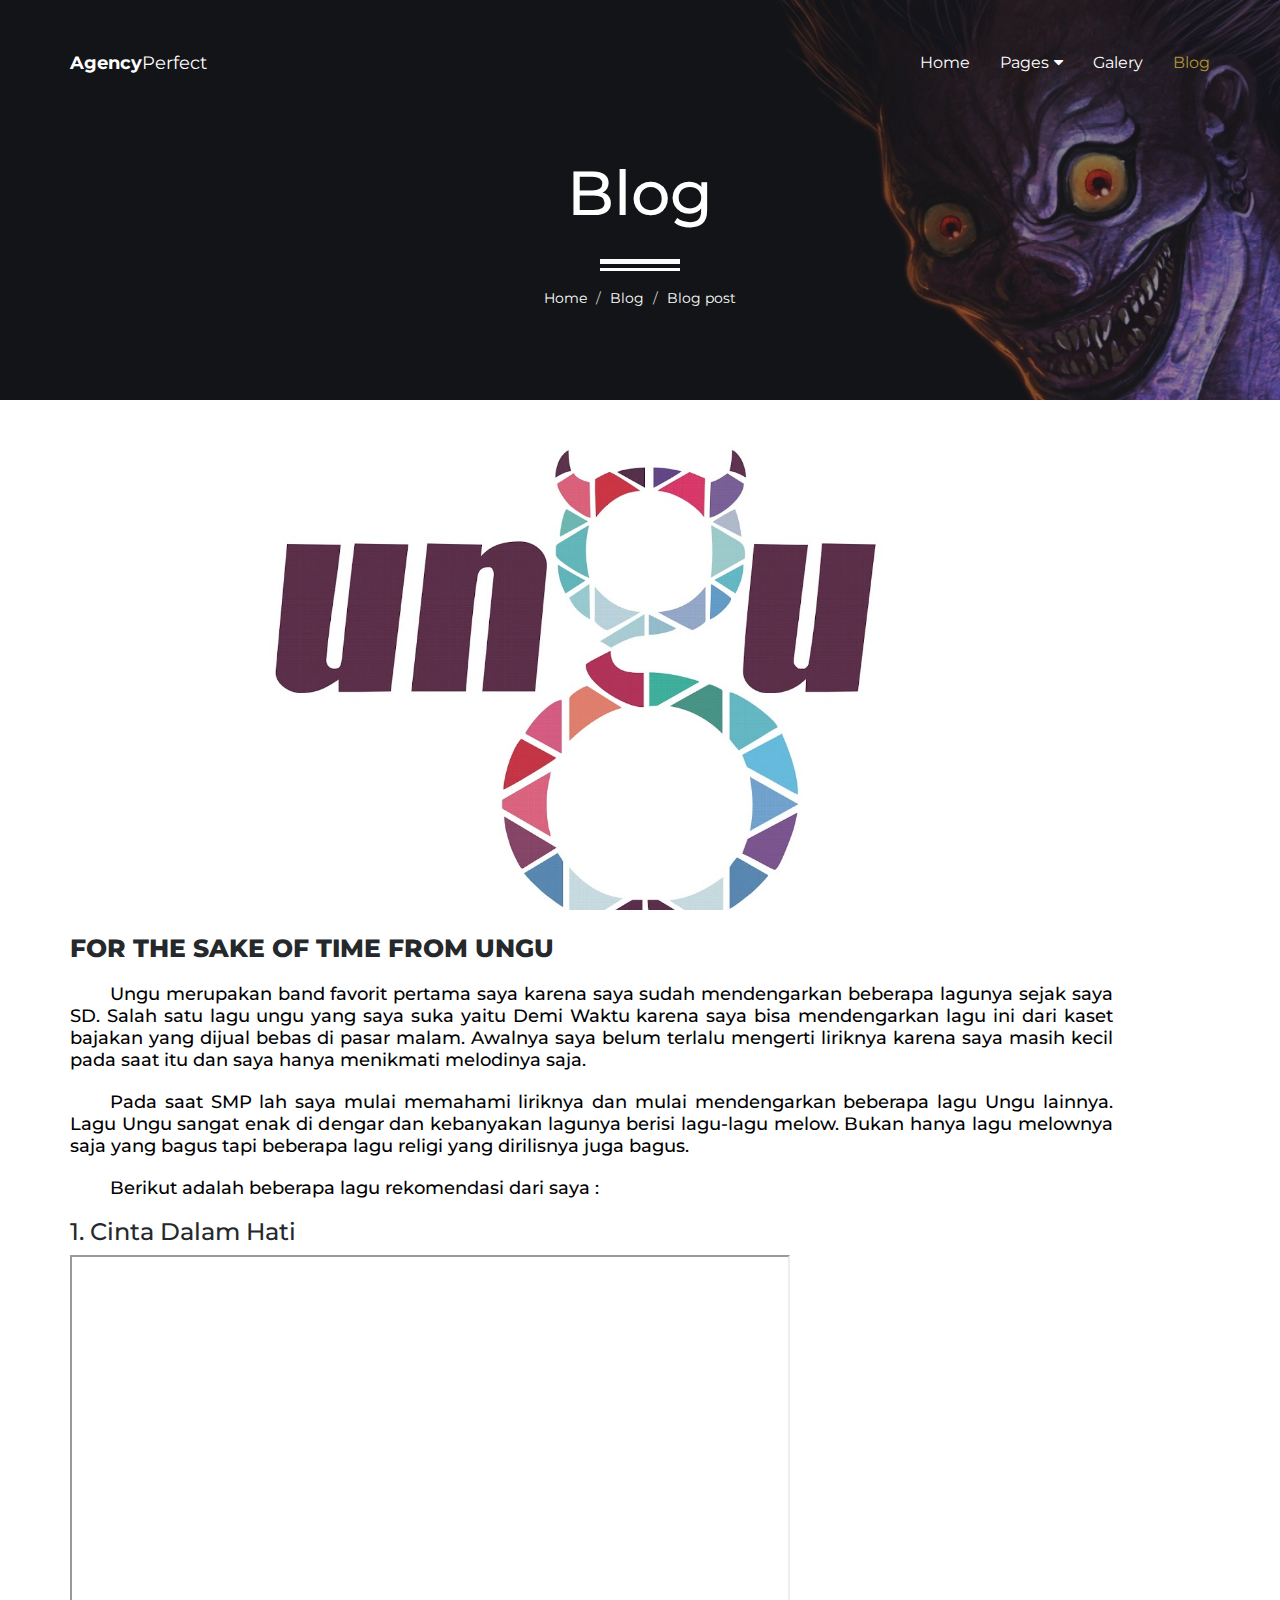
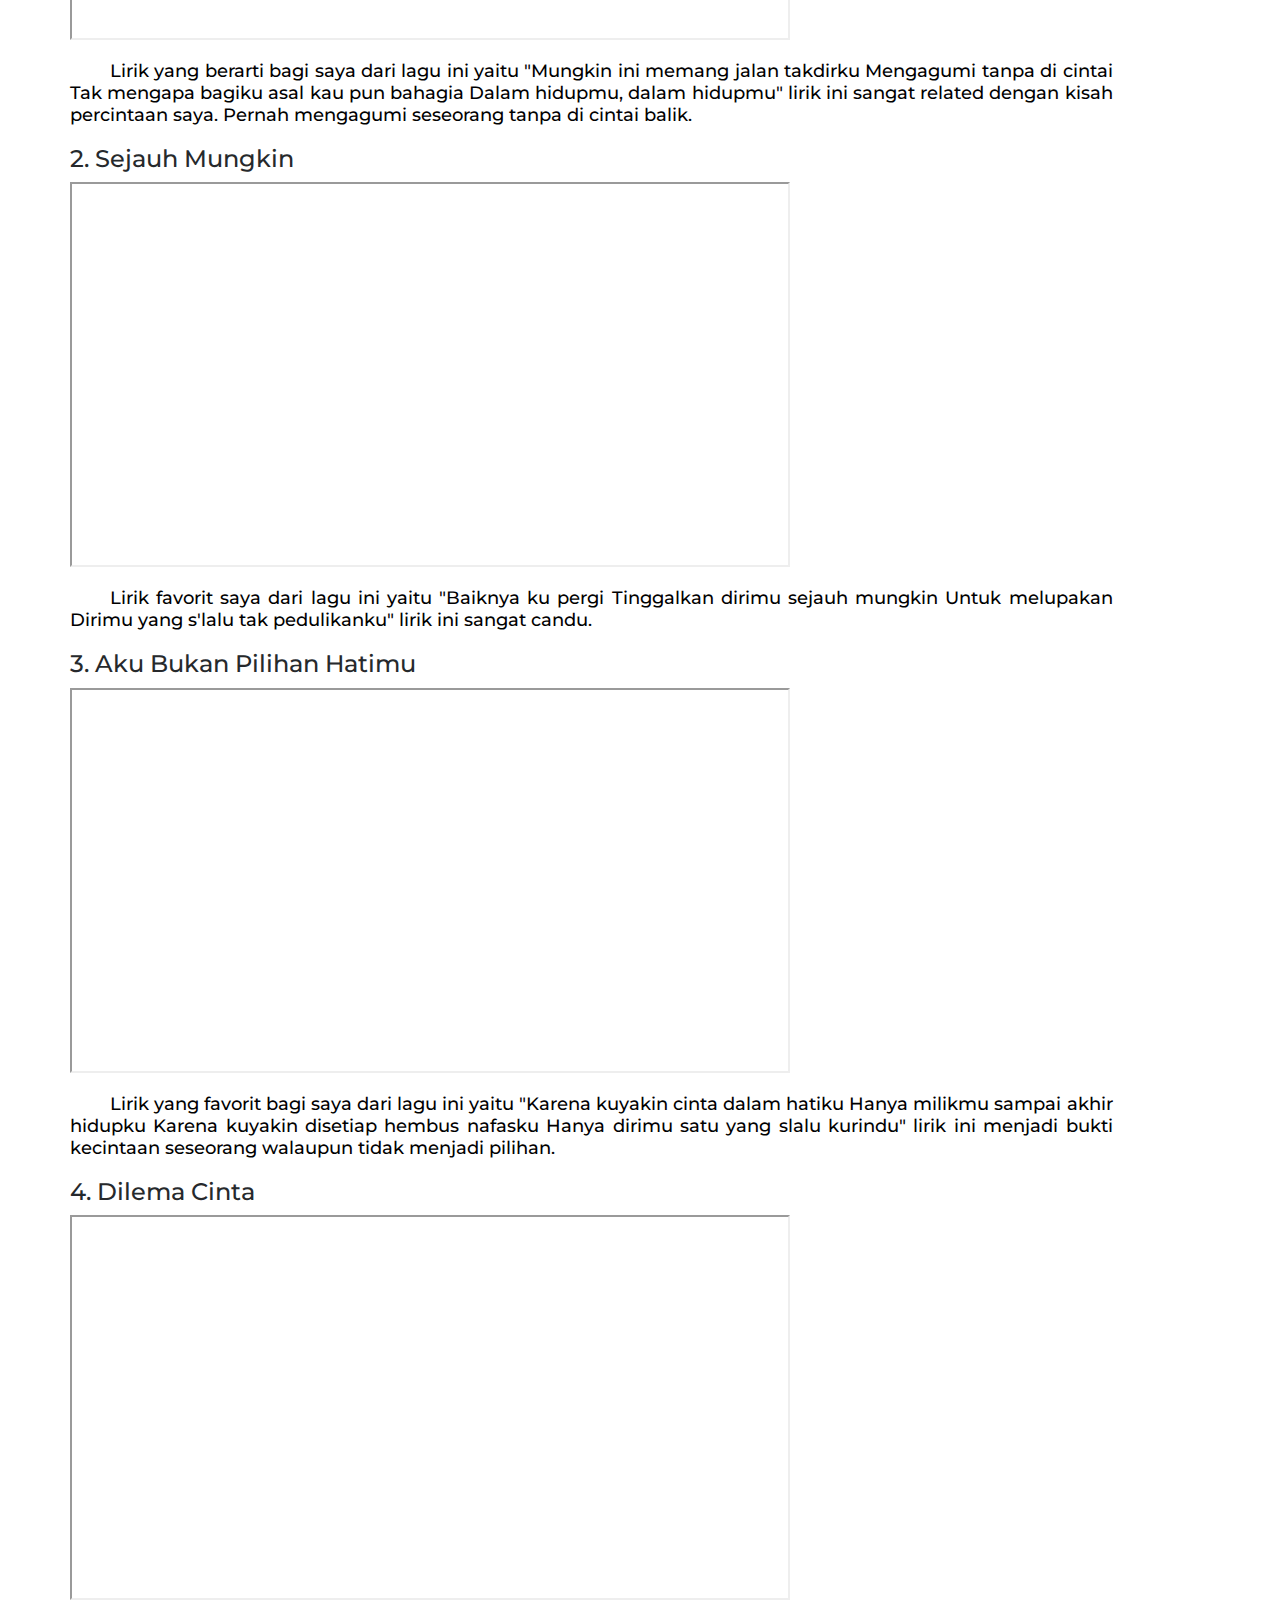
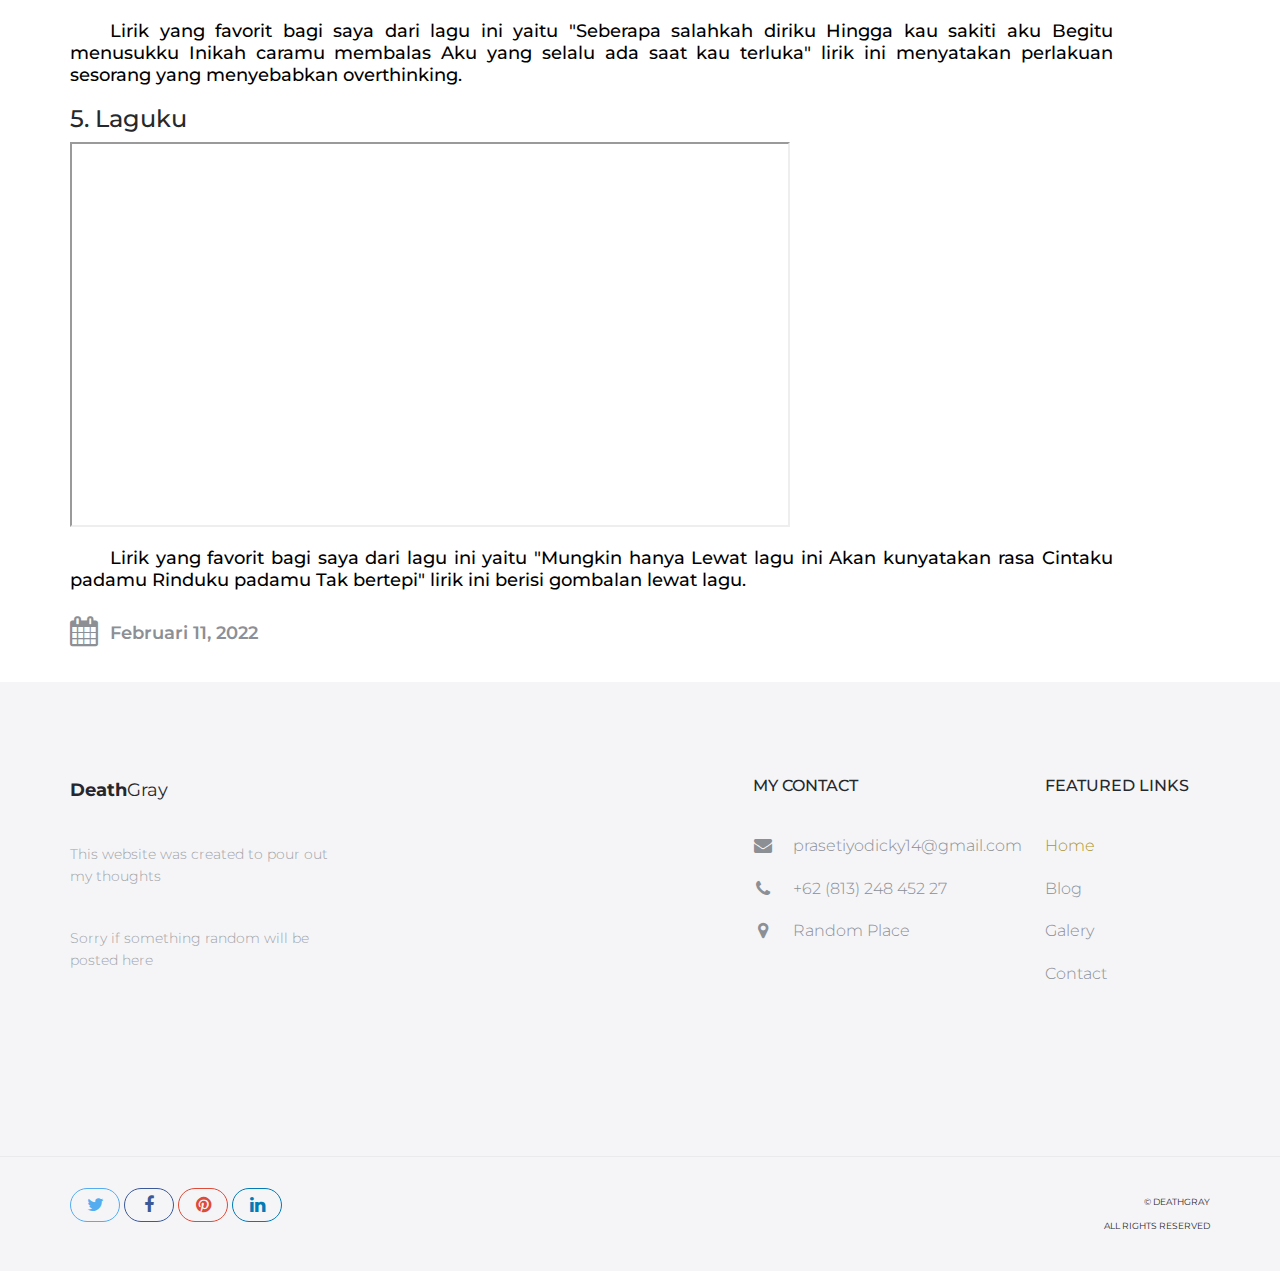
<file: blogpost/blog-post_3.html>
<!DOCTYPE html>
<html lang="en">
<head>

    <!-- Basic Page Needs
    ================================================== -->
    <meta http-equiv="Content-Type" content="text/html; charset=utf-8">
    <meta http-equiv="X-UA-Compatible" content="IE=edge">

    <title>Blog Post | Agency Perfect</title>

    <meta name="description" content="">
    <meta name="author" content="">
    <meta name="keywords" content="">

    <!-- Mobile Specific Metas
    ================================================== -->
    <meta name="viewport" content="width=device-width, minimum-scale=1.0, maximum-scale=1.0">
    <meta name="apple-mobile-web-app-capable" content="yes">

    <!-- Fonts -->
    <link href="https://fonts.googleapis.com/css?family=Montserrat:300,300i,400,600,700" rel="stylesheet">
    <link rel="stylesheet" href="http://cdnjs.cloudflare.com/ajax/libs/font-awesome/4.4.0/css/font-awesome.min.css">

    <!-- Favicon
    ================================================== -->
    <link rel="apple-touch-icon" sizes="180x180" href="../assets/img/death-touch.png">
    <link rel="icon" type="image/png" sizes="16x16" href="../assets/img/death-touch.png">

    <!-- Stylesheets
    ================================================== -->
    <!-- Bootstrap core CSS -->
    <link href="../assets/css/bootstrap.min.css" rel="stylesheet">

    <!-- Custom styles for this template -->
    <link href="../assets/css/style.css" rel="stylesheet">
    <link href="../assets/css/responsive.css" rel="stylesheet">

    <!-- HTML5 shim and Respond.js IE8 support of HTML5 elements and media queries -->
    <!--[if lt IE 9]>
    <script src="https://oss.maxcdn.com/libs/html5shiv/3.7.0/html5shiv.js"></script>
    <script src="https://oss.maxcdn.com/libs/respond.js/1.4.2/respond.min.js"></script>
    <![endif]-->

</head>
<body>

    <header id="masthead" class="site-header site-header-white">
        <nav id="primary-navigation" class="site-navigation">
            <div class="container">

                <div class="navbar-header">
                   
                    <a href="../index.html" class="site-title"><span>Agency</span>Perfect</a>

                </div><!-- /.navbar-header -->

                <div class="collapse navbar-collapse" id="agency-navbar-collapse">

                    <ul class="nav navbar-nav navbar-right">

                        <li><a href="../index.html">Home</a></li>
                        <li class="dropdown"><a href="#" class="dropdown-toggle" data-toggle="dropdown">Pages<i class="fa fa-caret-down hidden-xs" aria-hidden="true"></i></a>

                            <ul class="dropdown-menu" role="menu" aria-labelledby="menu1">
                              <li><a href="../galery.html">Galery</a></li>
                              <li><a href="../blog.html">Blog</a></li>
                            </ul>

                        </li>
                        <li><a href="../galery.html">Galery</a></li>
                        <li class="active"><a href="../blog.html">Blog</a></li>
                    </ul>

                </div>

            </div>   
        </nav><!-- /.site-navigation -->
    </header><!-- /#mastheaed -->

    <div id="hero" class="hero overlay subpage-hero blog-hero">
        <div class="hero-content">
            <div class="hero-text">
                <h1>Blog</h1>
                <ol class="breadcrumb">
                  <li class="breadcrumb-item"><a href="../index.html">Home</a></li>
                  <li class="breadcrumb-item"><a href="../blog.html">Blog</a></li>
                  <li class="breadcrumb-item active">Blog post</li>
                </ol>
            </div><!-- /.hero-text -->
        </div><!-- /.hero-content -->
    </div><!-- /.hero -->

    <main id="main" class="site-main">

        <section class="site-section subpage-site-section section-blog">
            <div class="container">
                <div class="row">
                    <div class="col-md-11">
                        <article class="blog-post">
                            <img src="img/Ungu.jpg" class="img-res" alt="">
                            <div class="post-content">
                                <h2 class="post-title">for the sake of time from ungu</h2>
                                <p>
                                    Ungu merupakan band favorit pertama saya karena saya sudah mendengarkan beberapa lagunya sejak saya SD. Salah satu lagu ungu yang saya suka yaitu Demi Waktu karena
                                    saya bisa mendengarkan lagu ini dari kaset bajakan yang dijual bebas di pasar malam. Awalnya saya belum terlalu mengerti liriknya karena saya masih kecil pada saat itu dan
                                    saya hanya menikmati melodinya saja.

                                </p>
                                <p>
                                    Pada saat SMP lah saya mulai memahami liriknya dan mulai mendengarkan beberapa lagu Ungu lainnya. Lagu Ungu sangat enak di dengar dan kebanyakan lagunya berisi lagu-lagu melow.
                                    Bukan hanya lagu melownya saja yang bagus tapi beberapa lagu religi yang dirilisnya juga bagus.
                                </p>
                                <p>
                                    Berikut adalah beberapa lagu rekomendasi dari saya :
                                </p>
                                <h3>1. Cinta Dalam Hati</h3>
                                <div class="iframe-container">
                                    <iframe class="responsive-iframe" src="https://www.youtube.com/embed/NxITTclx7Go">
                                    </iframe>
                                </div>
                                <p>
                                    Lirik yang berarti bagi saya dari lagu ini yaitu "Mungkin ini memang jalan takdirku
                                    Mengagumi tanpa di cintai
                                    Tak mengapa bagiku asal kau pun bahagia
                                    Dalam hidupmu, dalam hidupmu" lirik ini sangat related dengan kisah percintaan saya. Pernah mengagumi seseorang tanpa di cintai balik.
                                </p>
                                <h3>2. Sejauh Mungkin</h3>
                                <div class="iframe-container">
                                    <iframe class="responsive-iframe" src="https://www.youtube.com/embed/mVwSTnj2nWk">
                                    </iframe>
                                </div>
                                <p>
                                    Lirik favorit saya dari lagu ini yaitu "Baiknya ku pergi
                                    Tinggalkan dirimu sejauh mungkin
                                    Untuk melupakan
                                    Dirimu yang s'lalu tak pedulikanku" lirik ini sangat candu.
                                </p>
                                <h3>3. Aku Bukan Pilihan Hatimu</h3>
                                <div class="iframe-container">
                                    <iframe class="responsive-iframe" src="https://www.youtube.com/embed/YrMrCybcv6k">
                                    </iframe>
                                </div>
                                <p>
                                    Lirik yang favorit bagi saya dari lagu ini yaitu "Karena kuyakin cinta dalam hatiku
                                    Hanya milikmu sampai akhir hidupku
                                    Karena kuyakin disetiap hembus nafasku
                                    Hanya dirimu satu yang slalu kurindu" lirik ini menjadi bukti kecintaan seseorang walaupun tidak menjadi pilihan.
                                </p>
                                <h3>4. Dilema Cinta</h3>
                                <div class="iframe-container">
                                    <iframe class="responsive-iframe" src="https://www.youtube.com/embed/uCYz5EJkVrg">
                                    </iframe>
                                </div>
                                <p>
                                    Lirik yang favorit bagi saya dari lagu ini yaitu "Seberapa salahkah diriku
                                    Hingga kau sakiti aku
                                    Begitu menusukku
                                    Inikah caramu membalas
                                    Aku yang selalu ada saat kau terluka" lirik ini menyatakan perlakuan sesorang yang menyebabkan overthinking.
                                </p>
                                <h3>5. Laguku</h3>
                                <div class="iframe-container">
                                    <iframe class="responsive-iframe" src="https://www.youtube.com/embed/Y1-sifmI--c">
                                    </iframe>
                                </div>
                                <p>
                                    Lirik yang favorit bagi saya dari lagu ini yaitu "Mungkin hanya
                                    Lewat lagu ini
                                    Akan kunyatakan rasa
                                    Cintaku padamu
                                    Rinduku padamu
                                    Tak bertepi" lirik ini berisi gombalan lewat lagu.
                                </p>  
                                <div class="post-meta">
                                    <span class="post-date">
                                        <a href=""><i class="fa fa-calendar" aria-hidden="true"></i> Februari 11, 2022</a>
                                        </span>
                                </div><!-- /.post-meta -->
                            </div><!-- /.post-content -->
                        </article><!-- /.blog-post -->
                        
                    </div>
                </div>
            </div>
        </section><!-- /.section-portfolio -->

    </main><!-- /#main -->

    <footer id="colophon" class="site-footer">
        <div class="container">
            <div class="row">
                <div class="col-md-3 col-sm-4 col-xs-6">
                    <a class="site-title"><span>Death</span>Gray</a>
                    <p>This website was created to pour out my thoughts</p>
                    <p>Sorry if something random will be posted here</p>
                </div>
                <div class="col-lg-offset-4 col-md-3 col-sm-4 col-md-offset-2 col-sm-offset-0 col-xs-6 ">
                    <h3>My Contact</h3>
                    <ul class="list-unstyled contact-links">
                        <li><i class="fa fa-envelope" aria-hidden="true"></i><a href="mailto:prasetiyodicky14@gmail.com">prasetiyodicky14@gmail.com</a></li>
                        <li><i class="fa fa-phone" aria-hidden="true"></i><a href="tel:+6281324845227">+62 (813) 248 452 27 </a></li>
                        <li><i class="fa fa-map-marker" aria-hidden="true"></i><p>Random Place</p></li>
                    </ul>
                </div>
                <div class="clearfix visible-xs"></div>
                <div class="col-lg-2 col-md-3 col-sm-4 col-xs-6">
                    <h3>Featured links</h3>
                    <ul class="list-unstyled">
                        <li class="active"><a href="index.html">Home</a></li>
                        <li><a href="blog.html">Blog</a></li>
                        <li><a href="galery.html">Galery</a></li>
                        <li><a href="contact.html">Contact</a></li>
                    </ul>
                </div>
            </div>
        </div>
        <div class="copyright">
            <div class="container">
                <div class="row">
                    <div class="col-xs-8">
                        <div class="social-links">
                            <a class="twitter-bg" href="#"><i class="fa fa-twitter"></i></a>
                            <a class="facebook-bg" href="#"><i class="fa fa-facebook"></i></a>
                            <a class="pinterest" href="#"><i class="fa fa-pinterest"></i></a>
                            <a class="linkedin-bg" href="https://www.linkedin.com/in/dicky-prasetiyo-8a47611ab/"><i class="fa fa-linkedin"></i></a>
                        </div><!-- /.social-links -->
                    </div>
                    <div class="col-xs-4">
                        <div class="text-right">
                            <p>&copy; DeathGray</p>
                            <p>All Rights Reserved</p>
                        </div>
                    </div>
                </div>
            </div>
        </div><!-- /.copyright -->
    </footer><!-- /#footer -->



    <!-- Bootstrap core JavaScript
    ================================================== -->
    <!-- Placed at the end of the document so the pages load faster -->
    <script src="https://ajax.googleapis.com/ajax/libs/jquery/3.1.1/jquery.min.js"></script>
    <script src="../assets/js/bootstrap.min.js"></script>
    <script src="../assets/js/bootstrap-select.min.js"></script>
    <script src="../assets/js/jquery.slicknav.min.js"></script>
    <script src="../assets/js/jquery.countTo.min.js"></script>
    <script src="../assets/js/jquery.shuffle.min.js"></script>
    <script src="../assets/js/script.js"></script>
  
</body>
</html>
</file>
<file: assets/css/style.css>
/*
 * Theme Name: 
 * Theme URI: 
 * Author: Milan Savov, Nikola Kostov
 * Author URI/Mail: milan.savov@gmail.com, nikolakostov1991@gmail.com
 * Version: 1.0
 * */

 /* TABLE OF CONTENT 
*
* - CUSTOM RESETS
    - Buttons
    - Forms
* - LAYOUT
* - HEADER 
    - Site Logo
    - Navigation
* - HERO (BANNER)
* - HOMEPAGE SECTIONS
    - Features 
    - Services
    - Map Feature 
    - Portfolio
    - Newsletter 
* - FOOTER
* - PAGES
    - PORTFOLIO
    - PORTFOLIO ITEM
    - BLOG
    - BLOG POST
    - CONTACT
*
*/


/* CUSTOM RESETS
================================================== */

a {
    transition: all 0.25s ease-in-out;
    -moz-transition: all 0.25s ease-in-out;
    -webkit-transition: all 0.25s ease-in-out;
    -o-transition: all 0.25s ease-in-out;
    -ms-transition: all 0.25s ease-in-out;
    cursor: pointer;
    color: #9fa3a7;
}

a:focus,
a:hover {
    color: #ac952f;;
    outline: 0 none;
    text-decoration: none;
}

p {
    margin-bottom: 0;
    font-size: 14px;
    font-weight: 300;
    color: #9fa3a7;
    line-height: 22px;
}

h1 {
    font-size: 62px;
}

h2 {
    font-size: 42px;
}

h1,h2,h3,h4,h5 {
    color: #26292c;
}

p + p {
    margin-top: 40px;
}

/* Buttons */
.btn {
    line-height: 50px;
    min-width: 200px;
    font-size: 16px;
    font-weight: 300;
    border: 0;
    border-radius: 50px;
    color: #26272d;
    background-color: #fff;
    padding: 0;
    transition: color 0.25s ease-in-out, background-color 0.25s ease-in-out;
    -moz-transition: color 0.25s ease-in-out, background-color 0.25s ease-in-out;
    -webkit-transition: color 0.25s ease-in-out, background-color 0.25s ease-in-out;
    -o-transition: color 0.25s ease-in-out, background-color 0.25s ease-in-out;
    -ms-transition: color 0.25s ease-in-out, background-color 0.25s ease-in-out;
}

.btn-border {
    border: 1px solid #26272d;
}

.btn-fill {
    background-color: #267df4;
    color: #fff;
}

.btn-gray {
    background-color: #f5f5f8;
    color: #26272d;
}

.btn-green {
    background-color: #ac952f;;
    color: #fff;  
}

.btn:hover,
button.btn:hover,
.btn:focus,
button.btn:focus {
    background-color: #26272d;
    color: #fff;
}

.btn-gray:hover,
.btn-gray:focus {
    background-color: #ac952f;;
    color: #fff;    
}

/* 
 * Forms 
 */
/* Input fields */
.form-group {
    position: relative;
    margin: 0 auto;
    width: 100%;
}

.form-control {
    border-radius: 25px;
    height: 50px;
    padding: 15px 20px;
    border-color: #f5f5f8;
}

.form-control + .form-control {
    margin-top: 10px;
}

.form-control:focus {
    background-color: #f5f5f8;
    border-color: #f5f5f8;
    box-shadow: none;
    outline: none;
}

.form-group .btn {
    position: absolute;
    top: 5px;
    right: 5px;
    line-height: 40px;
    min-width: 60px;
    font-size: 16px;
    border-radius: 25px;
}

.form-control-comment {
    height: 100px;
    resize: none;
}

.search-form .form-group .form-control {
    padding-right: 80px;
}

/* ELEMENTS
================================================== */
/* Checkbox fields */
input[type=checkbox],
input[type=radio] {
    position: absolute;
    visibility: hidden;
    height: auto;
    margin-top: 0;
}

.checkbox {
    margin: 0;
} 

.checkbox + .checkbox,
.radio-btn + .radio-btn {
    margin-top: 15px;
}

.checkbox [type="checkbox"]:not(:checked) + label,
.checkbox [type="checkbox"]:checked + label {
    position: relative;
    padding-left: 30px;
    cursor: pointer;
}

.checkbox [type="checkbox"]:not(:checked) + label:before,
.checkbox [type="checkbox"]:checked + label:before {
    content: '';
    position: absolute;
    left:0; 
    width: 20px; 
    height: 20px;
    background-color: #fff;
    border: 1px solid #f5f5f8;
    border-radius: 3px;
    box-shadow: none;
    transition: border-color .2s;
    -webkit-transition: border-color .2s;
    -ms-transition: border-color .2s;
    -o-transition: border-color .2s;
    -ms-transition: border-color .2s;
}

.checkbox [type="checkbox"]:not(:checked) + label:after,
.checkbox [type="checkbox"]:checked + label:after {
    content: '\f00c';
    font-family: 'FontAwesome';
    position: absolute;
    top: 50%;
    left: 0;
    text-align: center;
    font-size: 15px;
    height: 20px;
    width: 20px;
    border-radius: 3px;
    color: #fff;
    background-color: #ac952f;;
    transform: translateY(-50%);
    -webkit-transform: translateY(-50%);
    -ms-transform: translateY(-50%);
    -o-transform: translateY(-50%);
    -ms-transform: translateY(-50%);
      transition: opacity .2s;
    -webkit-transition: opacity .2s;
    -ms-transition: opacity .2s;
    -o-transition: opacity .2s;
    -ms-transition: opacity .2s;
}

.checkbox [type="checkbox"]:not(:checked) + label:after {
    opacity: 0;
}

.checkbox [type="checkbox"]:checked + label:after {
    opacity: 1;
}

.checkbox [type="checkbox"]:disabled:not(:checked) + label:before,
.checkbox [type="checkbox"]:disabled:checked + label:before {
    box-shadow: none;
    border-color: #bbb;
    background-color: #ddd;
}

.checkbox [type="checkbox"]:disabled:checked + label:after {
    color: #999;
}
.checkbox [type="checkbox"]:disabled + label {
    color: #aaa;
}

.checkbox [type="checkbox"]:checked:focus + label:before,
.checkbox [type="checkbox"]:not(:checked):focus + label:before {
    border: 1px dotted #e0c95f;
}

.checkbox [type="checkbox"]:not(:checked) + label:hover:before,
.checkbox [type="checkbox"]:checked + label:hover:before {
    border: 1px solid #ac952f;;
}

/* Radiobutton fields */
.radio-btn label {
    font-weight: 400;
}

.radio-btn [type="radio"]:not(:checked) + label,
.radio-btn [type="radio"]:checked + label {
    position: relative;
    padding-left: 30px;
    cursor: pointer;
    margin-bottom: 0;
}

.radio-btn [type="radio"]:not(:checked) + label:before,
.radio-btn [type="radio"]:checked + label:before {
    content: '';
    position: absolute;
    left:0; 
    top: 50%;
    width: 20px;
    height: 20px;
    background-color: #fff;
    border: 1px solid #f5f5f8;
    border-radius: 50px;
    box-shadow: none;
    transform: translateY(-50%);
    -webkit-transform: translateY(-50%);
    -ms-transform: translateY(-50%);
    -o-transform: translateY(-50%);
    -ms-transform: translateY(-50%);
    transition: border-color .2s;
    -webkit-transition: border-color .2s;
    -ms-transition: border-color .2s;
    -o-transition: border-color .2s;
    -ms-transition: border-color .2s;
}

.radio-btn [type="radio"]:not(:checked) + label:after,
.radio-btn [type="radio"]:checked + label:after {
    content: '';
    position: absolute;
    width: 12px;
    height: 12px;
    top: 50%;
    left: 4px;
    background-color: #ac952f;;
    border-radius: 50px;
    transform: translateY(-50%);
    -webkit-transform: translateY(-50%);
    -ms-transform: translateY(-50%);
    -o-transform: translateY(-50%);
    -ms-transform: translateY(-50%);
    transition: opacity .2s;
    -webkit-transition: opacity .2s;
    -ms-transition: opacity .2s;
    -o-transition: opacity .2s;
    -ms-transition: opacity .2s;
}

.radio-btn [type="radio"]:not(:checked) + label:after {
    opacity: 0;
}
.radio-btn [type="radio"]:checked + label:after {
    opacity: 1;
}

.radio-btn [type="radio"]:disabled:not(:checked) + label:before,
.radio-btn [type="radio"]:disabled:checked + label:before {
    box-shadow: none;
    border-color: #bbb;
    background-color: #ddd;
}

.radio-btn [type="radio"]:disabled:checked + label:after {
    color: #999;
}

.radio-btn [type="radio"]:disabled + label {
    color: #aaa;
}

.radio-btn [type="radio"]:checked:focus + label:before,
.radio-btn [type="radio"]:not(:checked):focus + label:before {
    border: 1px dotted #ac952f;;
}

.radio-btn [type="radio"]:checked + label:hover:before,
.radio-btn [type="radio"]:not(:checked) + label:hover:before {
    border: 1px solid #ac952f;;
}


/* Import */
@import url("https://fonts.googleapis.com/css?family=Special+Elite");

/* Selectpicker */
select {
    position: absolute !important;
    bottom: 0;
    left: 50%;
    display: block !important;
    width: .5px !important;
    height: 100% !important;
    padding: 0 !important;
    opacity: 0 !important;
    border: none;
}

.bootstrap-select .btn {
    border: 1px solid #26272d;
    border-radius: 10px;
}

.bootstrap-select span.pull-left {
    padding-left: 10px;
}

.bootstrap-select.btn-group .dropdown-menu.inner {
    position: static; 
    float: none;
    border: 0;
    padding: 0;
    margin: 0;
    border-radius: 0;
    -webkit-box-shadow: none;
    box-shadow: none;
}

.bootstrap-select.open .dropdown-menu {
    display: block;
    border: 1px solid #26272d; 
    border-radius: 10px;
}

.bootstrap-select.btn-group .dropdown-menu {
    padding: 5px 0;
    min-width: 100%;
    overflow: hidden;
    -webkit-box-sizing: border-box;
    -moz-box-sizing: border-box;
    box-sizing: border-box;
    z-index: 9999;
}

.bootstrap-select .dropdown-menu {
    display: none;
    visibility: visible;
    opacity: 1;
    padding: 0;
}

.bootstrap-select .bs-caret {
    float: right;
    padding-right: 10px;
}

.bootstrap-select .bs-caret .caret {
    border-top: 6px dashed;
    border-top: 6px solid\9;
    border-right: 6px solid transparent;
    border-left: 6px solid transparent;   
}

.bootstrap-select .selected {
    color: #ac952f;;
}

.bootstrap-select .check-mark {
    display: none;
}

/*  Tabs  */
.tab-style {
    border-bottom: none;
}

.tab-style + .tab-content {
    padding: 15px;
    border: 1px solid #26272d;
    border-bottom-left-radius: 10px;
    border-bottom-right-radius: 10px;
    border-top-right-radius: 10px;
}

.nav-tabs.tab-style > li.active > a,
.nav-tabs.tab-style > li > a:hover {
    border: 1px solid #ac952f;;
    background-color: #ac952f;;
    color: #fff;
}

.nav-tabs.tab-style > li > a {
    position: relative;
    color: #26272d;
    margin-right: 0;
    border: 1px solid #26272d;
    border-top-left-radius: 10px;
    border-top-right-radius: 10px;
}

.nav-tabs.tab-style > li + li {
    margin-left: 10px;
}

/* Accordion */
.accordion.panel-group {
    margin-bottom: 0;
}

.accordion.panel-group .panel + .panel {
    margin-top: 0;
}

.accordion .panel {
    border: 0;
    box-shadow: none;
    border: 1px solid #26272d;
    border-bottom: 0;
    border-radius: 0;
}

.accordion .panel:first-child,
.accordion .panel:first-child .panel-heading a {
    border-top-right-radius:10px;
    border-top-left-radius:10px;
}

.accordion .panel:last-child {
    border-bottom-right-radius:10px;
    border-bottom-left-radius:10px;
    border-bottom: 1px solid #26272d;
}

.accordion .panel:last-child .panel-heading a.collapsed {
    border-bottom-right-radius:10px;
    border-bottom-left-radius:10px;
}

.accordion .collapsed {
    height: auto;
}

.accordion .panel-heading {
    background-color: transparent;
    padding: 0;
}

.accordion .panel-heading a {
    display: inline-block;
    position: relative;
    width: 100%;
    padding: 10px 40px 10px 15px;
}

.accordion .panel-heading a.collapsed {
    background-color: transparent;
    color: #26272d;
}

.accordion .panel-heading a.collapsed:hover,
.accordion.accordion-gray .panel-heading a.collapsed:hover,
.accordion .panel-heading a {
    background-color: #ac952f;;   
    color: #fff; 
}

.accordion .panel-heading a.collapsed::after {
    content: "\f107";
}

.accordion .panel-heading a::after {
    font-family: "FontAwesome";
    content: "\f106";
    position: absolute;
    top: 50%;
    right: 15px;
    transform: translateY(-50%);
    -moz-transform: translateY(-50%);
    -o-transform: translateY(-50%);
    -ms-transform: translateY(-50%);
    -webkit-transform: translateY(-50%);
}

.panel-group .panel-heading+.panel-collapse>.list-group, 
.panel-group .panel-heading+.panel-collapse>.panel-body {
    border: none;
}

/* Pagination */
.pagination {
  margin: 0;
  vertical-align: middle;
}

.pagination > li > a {
  border: none;
  color: #292a2c;
  background-color: #f5f5f8;
  padding: 10px 15px;
  border-radius: 10px;
  font-size: 12px;
}

.pagination > li + li > a {
  margin-left: 5px;
}

.pagination > li.active > a,
.pagination > li > a:hover,
.pagination > li.active > a:hover {
  background-color: #ac952f;;
  color: #fff;
}

.pagination > li:first-child > a {
  border-top-left-radius: 10px;
  border-bottom-left-radius: 10px;
}

.pagination > li:last-child > a {
  border-top-right-radius: 10px;
  border-bottom-right-radius: 10px;
}

.pagination > li.more > a {
  margin-left: 0;
  padding: 10px 5px;
  pointer-events: none;
  background-color: transparent;
}

.pagination > li.more + li > a {
  margin-left: 0;
}

/* LAYOUT
================================================== */
html, body {
    width: 100%;
    height: 100%;
    margin: 0;
    padding: 0;
    font-family: 'Montserrat', sans-serif;
    color: #26272d;
}

.img-res {
    display: block;
    width: 100vw;
    height: 100vh;
    max-width: 100%;
    max-height: 100%;
    object-fit: cover;
}



/* Background colors */
.gray-bg {
  background-color: #f5f5f8;
}

/* Margin and padding resets */
.mb-10 {margin-bottom: 10px;}
.mt-20 {margin-top: 20px;}
.mt-50 {margin-top: 50px;}

/* HEADER
================================================== */
.site-header {
    position: absolute;
    padding: 50px 0 0;
    background-color: transparent;
    width: 100%;
    z-index: 3;
}

/* Site-logo */
.site-title {
    font-size: 18px;
    line-height: 26px;
    color: #26272d;
}

.site-title:hover {
    color: #26272d;   
}

.site-title span {
    font-weight: 700;
}

.site-title a:hover {
    color: #fff;
}

/* Navigation */
.navbar-collapse {
    text-align: center;
}

.navbar-nav {
    float: none;
    display: inline-block;
}

.navbar-nav > li > a, 
.slicknav_nav > li > a {
    padding: 0;
    font-size: 16px;
    position: relative;
    color: #26272d;
    line-height: 26px;
}

.site-header-white .navbar-nav > li > a,
.site-header-white .site-title {
    color: #fff;
}

.navbar-nav > li > a i {
    margin-left: 5px;
}

.navbar-nav > li + li {
    margin-left: 30px;
}

.nav .open > a, 
.nav .open > a:focus, 
.nav .open > a:hover,
.navbar-nav > li > a:hover,
.navbar-nav > li > a:focus,
.navbar-nav > li.active > a,
.navbar-collapse li a:hover,
.dropdown.open > a, 
.site-header-white .dropdown.open > a,
.dropdown-menu a:hover, 
.dropdown:hover > a, 
.dropdown-menu>li>a:focus,
.dropdown-menu li a:hover,
.slicknav_nav > li.active a,
.slicknav_open .slicknav_arrow,
.slicknav_nav > li a:hover {
    background-color: transparent;
    color: #ac952f;;
}

.navbar-toggle {
    border-color: #fff;
    margin: 0 15px 0 0;
    position: relative;
    top: -1px;
}

.navbar-toggle:hover,
.navbar-toggle[aria-expanded=true] {
    background-color: #fff;
    border-color: #000;
    cursor: pointer;
}

.navbar-toggle:hover .icon-bar,
.navbar-toggle[aria-expanded=true] .icon-bar {
    background-color: #000;
}

.navbar-toggle  .icon-bar {
    background-color: #fff;
}

.navbar-nav .dropdown-menu {
    display: block;
    opacity: 0;
    visibility: hidden;
    border-radius: 0;
    min-width: 130px;
    border: 0;
    border-top: 5px solid #ac952f;;
    top: 140%;
    transition: all 0.4s;
    -moz-transition: all 0.4s;
    -webkit-transition: all 0.4s;
    -o-transition: all 0.4s;
    -ms-transition: all 0.4s;
}

.navbar-nav li a:hover + .dropdown-menu,
.navbar-nav .dropdown-menu:hover {
    opacity: 1;
    visibility: visible;
    top: 100%;
    transition-delay: 0s;
}

.dropdown-menu li a {
    padding: 5px 15px;
    position: relative;
    left: 0;
}

.dropdown-menu li a:hover {
    left: 15px;
}

/* HERO
================================================== */
.hero { 
    background: url(../img/grim_home.jpg) no-repeat center / cover; 
    height: 100%;
    width: 100%;
    display: table;
    position: relative;
}

.overlay:before {
  content: '';
  background-color: rgba(255, 255, 255, 0.603);
  height: 100%;
  width: 100%;
  position: absolute;
  top: 0;
  left: 0;
  z-index: 0;
}

.hero-content {
    display: table-cell;
    vertical-align: middle;
    padding-top: 75px;
}

.hero-text {
    max-width: 890px;
    width: 100%;
    margin: 0 auto;
    padding: 0 15px;
    text-align: center;
}

.hero-text h1 {
    position: relative;
    margin: 0;
}

.hero-text p {
    position: relative;
    margin: 45px 0 30px;
    font-size: 20px;
    color: #101111;
}

#more{
    display: none;
}

.hero-text .btn {
    position: relative;
    background-color: transparent;
}

.hero-text .btn:hover {
    background-color: #26272d;
    color: #fff;
}

.hero .breadcrumb {
    padding-top: 60px;
    margin-bottom: 0;
}

.hero .breadcrumb:before {
    content: '';
    display: block;
    position: absolute;
    left: 50%;
    bottom: 45px;
    height: 12px;
    width: 80px;
    border-top: 5px solid #fff;
    border-bottom: 3px solid #fff;
    transform: translateX(-50%);
    -moz-transform: translateX(-50%);
    -webkit-transform: translateX(-50%);
    -o-transform: translateX(-50%);
    -ms-transform: translateX(-50%);
}

.subpage-hero {
    height: 400px;
}

.subpage-hero.overlay:before {
    background-color: rgba(38,39,45,0.5);
}

.subpage-hero .hero-content,
.subpage-hero .hero-content h1,
.subpage-hero a  {
    color: #fff;
}

.subpage-hero a:hover {
    color: #ac952f;;
}

.portfolio-hero {
    background: url(../img/529236.jpg) no-repeat center / cover;     
}

.blog-hero {
    background: url(../img/164208019-death-note-wallpapers.jpg) no-repeat center / cover;     
}

.contact-hero {
    background: url(../img/contact-hero.jpg) no-repeat center / cover;     
}

/* SITEMAIN
================================================== */
/* site-section */
.site-section {
   padding: 100px 0 0;
}

.subheading-text {
    font-size: 20px;
    font-style: italic;
}

.heading-separator {
    position: relative;
    margin: 0;
    padding-bottom: 70px;
}

.heading-separator:after {
    content: "";
    position: absolute;
    bottom: 25px;
    left: 0;
    right: 0;
    height: 2px;
    width: 50px;
    margin: 0 auto;
    background-color: #267df4;
}
/* Section: Qoutes */

#quotes {
    font-family: "Special Elite", cursive;
	background: #fffdf5;
	color: #3f3f5a;
	display: flex;
	flex-direction: column;
	align-items: center;
	justify-content: center;
    margin: 0 45px 30px;    
}

blockquote {
	font-weight: 100;
	font-size: 2rem;
	max-width: 600px;
	line-height: 1.4;
	position: relative;
	margin: 0;
	padding: 0.5rem;
}

blockquote:before,
blockquote:after {
	position: absolute;
	color: #f1efe6;
	font-size: 8rem;
	width: 4rem;
	height: 4rem;
}

blockquote:before {
	content: "“";
	left: -5rem;
	top: -2rem;
}



cite {
	line-height: 3;
	text-align: left;
}


/* Section: Features */
.section-features h2 {
    padding-bottom: 10px;
    font-size: 30px;
}

.section-features p {
    padding-bottom: 20px;
    font-size: 17px;
    color: #101111;
}


/* Section: Map Feature */
.section-map-feature {
    padding-top: 250px;
    background: #071021 url(../img/map.png) no-repeat top center / cover; 
}

.section-map-feature h2 {
    padding-bottom: 30px;
    margin: 0;
}

.section-map-feature h2,
.section-map-feature p {
    color: #fff;
}

.section-map-feature .btn {
    margin: 80px 0 215px;
}

.counter {
    margin-bottom: 30px;
    font-size: 40px;
    font-weight: 300;
    line-height: 1;
}

.counter-item h3 {
    margin: 0;
    font-size: 16px;
    color: #0960d7;
}

/* Section: Portfolio */


.galery-item {
    margin-top: 20px;
}

.galery-item {
    height: 270px;
    position: relative;
    background: #696d6d31;
}

.galery-item:before {
    content: "";
    position: absolute;
    left: 0;
    top: 0;
    right: 100%;
    bottom: 0;
    background-color: #f5f5f8;
    transition: right 0.25s ease-in-out;
    -moz-transition: right 0.25s ease-in-out;
    -webkit-transition: right 0.25s ease-in-out;
    -o-transition: right 0.25s ease-in-out;
    -ms-transition: right 0.25s ease-in-out;
}

.galery-item:hover:before {
    right: 25%;
}

.galery-item-title,
.galery-item-deskripsi,
.galery-item-footer {
    position: absolute;
    left: 0px;
    margin: 0;
    font-size: 16px;
    opacity: 0;
}

.galery-item-title {
    width: 150px; 
    top: 15px;  
    transition: left 0.25s ease-in-out, opacity 0.25s ease-in-out;
    -moz-transition: left 0.25s ease-in-out, opacity 0.25s ease-in-out;
    -webkit-transition: left 0.25s ease-in-out, opacity 0.25s ease-in-out;
    -o-transition: left 0.25s ease-in-out, opacity 0.25s ease-in-out;
    -ms-transition: left 0.25s ease-in-out, opacity 0.25s ease-in-out;
    font-weight: bold;
}

.galery-item:hover .galery-item-title  {
    left: 15px;
    opacity: 1;
}
.galery-item:hover .galery-item-deskripsi  {
    left: 15px;
    opacity: 1;
    width: 170px;
}
.galery-item-deskripsi {
    width: 100px; 
    top: 70px;  
    transition: left 0.25s ease-in-out, opacity 0.25s ease-in-out;
    -moz-transition: left 0.25s ease-in-out, opacity 0.25s ease-in-out;
    -webkit-transition: left 0.25s ease-in-out, opacity 0.25s ease-in-out;
    -o-transition: left 0.25s ease-in-out, opacity 0.25s ease-in-out;
    -ms-transition: left 0.25s ease-in-out, opacity 0.25s ease-in-out;
}

.galery-item:hover .galery-item-footer  {
    left: 15px;
    opacity: 1;
    width: 170px;
}
.galery-item-footer {
    width: 50px; 
    top: 220px;
    font-style: italic;
    font-size: small;  
    transition: left 0.25s ease-in-out, opacity 0.25s ease-in-out;
    -moz-transition: left 0.25s ease-in-out, opacity 0.25s ease-in-out;
    -webkit-transition: left 0.25s ease-in-out, opacity 0.25s ease-in-out;
    -o-transition: left 0.25s ease-in-out, opacity 0.25s ease-in-out;
    -ms-transition: left 0.25s ease-in-out, opacity 0.25s ease-in-out;
}


/* FOOTER
================================================== */
.site-footer {
    background-color: #f5f5f8;
    padding-top: 95px;
}

.site-footer .site-title {
    display: inline-block;
    margin-bottom: 40px;
}

.site-footer h3 {
    font-size: 16px;
    text-transform: uppercase;
    margin:0 0 40px;
}

.site-footer > .container {
    padding-bottom: 170px;
}

.site-footer .list-unstyled li + li {
    margin-top: 20px;
}

.contact-links li {
    position: relative;
}

.contact-links li i {
    position: absolute;
    top: 50%;
    width: 20px;
    text-align: center;
    font-size: 18px;
    color: #8c8f94;
    transform: translateY(-50%);
    -moz-transform: translateY(-50%);
    -webkit-transform: translateY(-50%);
    -o-transform: translateY(-50%);
    -ms-transform: translateY(-50%);
}

.contact-links li a,
.contact-links li p {
    margin-left: 40px;
}

.list-unstyled {
    margin-bottom: 0;
}

.list-unstyled li a,
.list-unstyled li p {
    font-size: 16px;
    color: #8c8f94;
    font-weight: 300;
}

.list-unstyled li a:hover,
.list-unstyled li.active a {
    color: #ac952f;;
}

/* Copyright */
.copyright {
    padding: 30px 0;
    border-top: 1px solid rgba(38, 41, 44, 0.05);
}

.social-links a {
    line-height: 36px;
    padding: 5px 15px;
    font-size: 18px;
    border: 1px solid;
    border-radius: 50px;
}

.social-links a:hover {
    color: #fff;
}

.social-links a i {
    width: 18px;
    text-align: center;
}

a.twitter-bg {
    color: #55acee;
    border-color: #55acee; 
}

a.twitter-bg:hover {
    background-color: #55acee;
}

a.facebook-bg {
  color: #3b5998;
  border-color: #3b5998;
}

a.facebook-bg:hover{
  background-color: #3b5998;
}

a.pinterest {
  color: #dd4b39;
  border-color: #dd4b39;
} 

a.pinterest:hover{
  background-color: #dd4b39;
} 

a.linkedin-bg {
  color: #007bb5;
  border-color: #007bb5;
}

a.linkedin-bg:hover {
  background-color: #007bb5;
}

.copyright .text-right {
    padding: 4px 0;
}

.copyright p {
    font-size: 9px;
    font-weight: 400;
    text-transform: uppercase;
    color: #26272d;
}

.copyright p + p {
    margin-top: 2px;
}

/* PAGES
================================================== */
.subpage-site-section {
    padding: 30px 0;
}

.breadcrumb {
    background-color: transparent;
    position: relative;
}

.breadcrumb .active {
    color: #fff;
}

/* 
 * Portfolio
 */
.portfolio-sorting li:nth-child(-n+3){
    margin-bottom: 5px;
}

.portfolio-sorting li a {
    line-height: 40px;
    min-width: 120px;
    font-size: 16px;
}

.portfolio-sorting li .active {
    background-color: #ac952f;;
    color: #fff;  
    box-shadow: none;   
}

#grid {
    margin-top: 25px;
}

#grid .col-md-4 {
    display: none;
}

#loadMore {
    margin-top: 30px;
}

#loadMore.disabled {
    background-color: #eee;
    color: #000;
    opacity: 0.3;
}

/* 
 * galery-item
 */
.project-img {
    height: 480px;
}

.project-img + .project-img  {
    margin-top: 20px;
}

.project-info h5 {
    font-size: 18px;
    text-transform: uppercase;
    margin: 0;
}

.project-description,
.project-date-category {
    margin: 30px 0 0;
}

.project-date-category p + p {
    margin-top: 10px;
}

.project-date-category p span {
    font-size: 14px;
    text-transform: uppercase; 
    color: #26272d;
    font-weight: 400;
}

.project-info .btn {
    margin-top: 25px;
    line-height: 40px;
    min-width: 120px;
}

.project-info .social-links {
    margin-top: 25px;
}

.section-related-projects {
    padding-top: 0;
}

/* 
 * Blog
 */
.blog-post + .blog-post {
    margin-top: 60px;
}

.blog-post img {
    height: 480px;
}

.post-content,
.post-content .text-right,
.post-meta {
    margin-top: 25px;
}

.blog-post  {
    padding: 0;
    margin: 0;
    font-size: 18px;
    font-weight: 600;
}

.responsive-iframe {
  width: 100%;
  height: 100%;
  }

.iframe-container {
    width: 720px;
    height: 385px;
}

@media screen and (max-width: 800px) {
    .iframe-container {
      width: 100%; /* The width is 100%, when the viewport is 800px or smaller */
    }
}

.post-content p {
    margin: 20px 0 0;
    color: black;
    font-weight: 500;
    font-size: 18px;
    text-align: justify;
    text-indent: 40px;
}

.post-title {
    font-weight:bold;
    font-size: 25px;
    font-weight: 800;
    text-transform: uppercase;
    padding: 0;
    margin: 0;
}

.post-content .post-title a {
    color: #26292c;
}

.post-content a {
    color: #8c8f94;   
}

.post-content .read-more {
    position: relative;
    padding-right: 30px;
    text-transform: uppercase;
}

.post-content .read-more:after {
    content: '';
    display: block;
    background-color: #8c8f94;  
    width: 20px;
    height: 2px;
    position: absolute;
    right: 0;
    top: 8px;
    transition: background-color 0.25s ease-in-out;
    -moz-transition: background-color 0.25s ease-in-out;
    -webkit-transition: background-color 0.25s ease-in-out;
    -o-transition: background-color 0.25s ease-in-out;
    -ms-transition: background-color 0.25s ease-in-out;
}

.post-content .read-more:hover:after {
    background-color: #ac952f;; 
}

.blog-post a:hover + .post-content .post-title a,
.post-content a:hover {
    color: #ac952f;;
}

.post-meta {
    padding: 5px 0;
}

.post-meta span {
    padding: 6px 0;
}

.post-meta span + span {
    margin-left: 40px;
}

.post-meta span a {
    position: relative;
    padding: 6px 0 6px 40px;
}

.post-meta i,
.post-author img {
    position: absolute;
    left: 0;
    top: 0;
}

.post-author img {
    height: 30px;
    width: 30px;
}

.post-meta i {
    font-size: 30px;
}

.post-category i {
    top: 1px;
}

.section-blog .ui-pagination {
    margin-top: 60px;
}

/* 
 * Blog post
 */
/* Post Comments */
.post-comments {
    margin-top: 40px;
}

.post-comments h3,
.respond h3 {
    font-size: 16px;
    margin: 30px 0 15px;
    text-transform: uppercase;
}

.post-comment {
    padding-left: 70px;
    position: relative;
}

.post-comment + .post-comment,
.replied + .post-comment {
    margin-top: 30px;
}

.replied {
    margin: 20px 0 0 70px;
    padding-top: 20px;
    border-top: 1px solid rgba(38,41,44, 0.05)
}

.post-comment img {
    width: 70px;
    height: 70px;
    position: absolute;
    left: 0;
    top: 0;
}

.post-comment-content-details {
    background-color: #f5f5f8;
    padding: 10px 0 10px 20px;
}

.post-comment-content-details p {
    display: inline-block;
    color: #8c8f94;
}

.post-comment-content-details p + p {
    margin: 0 0 0 20px;
}

.post-comment-date i {
    margin-right: 5px;
    line-height: 18px;
}

.comment {
    padding: 15px 0 0 20px;
}

.comment + .comment {
    margin-top: 0px;
}

.comment-reply {
    margin-top: 5px;
}

/* Respond */
.respond .form-control + .btn {
    margin-top: 10px;
}

/* Sidebar */
.sidebar {
    padding-left: 30px;
}

.widget + .widget {
    margin-top: 60px;
}

.widget-title {
    font-size: 18px;
    margin: 0 0 30px;
    text-transform: uppercase;
    letter-spacing: 1px;   
}

.widget .list-unstyled a:hover {
    padding-left: 15px;
}

.widget .list-unstyled li + li {
    margin-top: 20px;
}

.widget-categories li a span {
    float: right;
}

.widget-tags .list-unstyled li + li {
    margin-top: 10px;
    padding-top: 10px;
    border-top: 1px solid rgba(38,41,44,0.05)
}

/* 
 * Contact
 */
/* Section: Contact-us */
.section-contact-us h2 {
    font-size: 18px;
    text-transform: uppercase;
    padding-bottom: 50px;
    letter-spacing: 1px;
}

.section-contact-us .form-group label,
.contact-info h3 {
    margin: 0 0 10px 20px;
    color: #26292c;
    font-size: 16px;
    font-weight: 300; 
}

.section-contact-us textarea {
    height: 130px;
}

.section-contact-us .btn {
    margin-top: 35px;
}

.contact-info {
    padding-left: 30px;
}

.contact-info h3 {
    margin-left: 0;
    color: #8c8f94;
}

.contact-info .list-unstyled li {
    font-size: 14px;
    font-weight: 300;
    color: #8c8f94;
}

.contact-info .list-unstyled + h3,
.contact-info a + h3 {
    margin-top: 30px;
}

.section-contact-us .row + .form-group,
.section-contact-us .form-group + .form-group {
    margin-top: 25px;
}

/* Section: map */
.section-map {
  height: 500px;
  width: 100%
}
</file>
<file: assets/css/responsive.css>
/*==========  Non-Mobile First Method  ==========*/

/* Large Devices, Wide Screens */
@media only screen and (max-width : 1199px) {
	/* CUSTOM RESETS */
	h1 {
		font-size: 52px;
	}

	/* HERO */
	.hero-text p {
		font-size: 18px;
		margin: 35px 0 25px;
	}

	/* SITEMAIN */
	/* Section: Map Feature */
	.section-map-feature {
	    padding-top: 200px;
	}

	.section-map-feature .btn {
		margin: 60px 0 165px;
	}
}

/* Medium Devices, Desktops */
@media only screen and (max-width : 991px) {
	/* CUSTOM RESETS */
	h1 {
		font-size: 42px;
	}

	h2 {
		font-size: 36px;
	}

	p + p {
		margin-top: 25px;
	}

	.accordion {
		margin-top: 30px;
	}

	/* Buttons */
	.btn {
		line-height: 40px;
		min-width: 170px;
	}

	/* HEADER */
	.site-header {
		padding-top: 40px;
	}

	/* HERO */
	.hero-content {
		padding-top: 65px;
	}

	.hero-text {
		max-width: 750px;
	}

	.hero-text p {
		font-size: 16px;
		margin: 25px 0 15px;
	}

	/* SITEMAIN */
	/* site-section */
	.site-section {
	   padding: 60px 0 100px;
	} 

	.heading-separator {
		padding-bottom: 50px
	}

	.heading-separator:after {
		bottom: 20px;
	}

	.subheading-text {
	    font-size: 18px;
	}

	/* Section: Features */
	.section-features h2 {
	    font-size: 26px;
	}

	/* Section: Services */
	.section-services .subheading-text {
	    margin-bottom: 60px;
	}

	.section-services .col-md-3:nth-child(n+3) .service {
	    margin-top: 30px;
	}

	.service-title {
		margin: 25px 0 10px;
	}

	/* Section: Map Feature */
	.section-map-feature {
	    padding-top: 150px;
	}

	.section-map-feature h2 {
		padding-bottom: 25px;
	}

	.section-map-feature .btn {
		margin: 45px 0 115px;
	}

	/* Section: Newsletter */
	.section-newsletter h2 {
		padding-bottom: 25px;
	}

	/* FOOTER */
	.site-footer {
		padding-top: 55px;
	}

	.site-footer > .container {
	    padding-bottom: 120px;
	}

	.site-footer h3,
	.site-footer .site-title {
		margin-bottom: 20px;
	}

	.site-footer .list-unstyled li + li {
		margin-top: 15px;
	}

	/* PAGES */
	/* 
	 * Portfolio-item
	 */
	.project-info h5 {
		margin-top: 25px;
	}

	/* 
	 * Blog
	 */
	/* Sidebar */
	.sidebar {
		margin-top: 40px;
		padding-left: 0;
	}
}

/* Small Devices, Tablets */
@media only screen and (max-width : 767px) {
	/* CUSTOM RESETS */
	h1 {
		font-size: 32px;
	}

	h2 {
		font-size: 28px;
	}

	p + p {
		margin-top: 15px;
	}

	/* Buttons */
	.btn {
		min-width: 140px;
		font-size: 14px;
	}
	
	/* Elements */
	/* Tabs */
	.nav-tabs > li {
		float: none;
	}

	.nav-tabs.tab-style > li + li {
		margin-left: 0;
	}

	.tab-style + .tab-content {
		border-top-right-radius: 0;
		border-top:0;
	}

	.nav-tabs.tab-style > li > a {
		margin: 1px 0;
	}

	.nav-tabs.tab-style > li:nth-child(-n+2) > a {
		border-bottom: 0;
	}

	.nav-tabs.tab-style > li:nth-child(n+2) > a {
		border-radius: 0;
	}

	/* Pagination */
	.pagination > li > a {
	    padding: 10px 10px;
	}

	/* HEADER */
	.site-header {
		padding-top: 20px;
	}
	
	.navbar-header .site-title {
		padding-left: 15px;
	}

	/* Navigation */
	.site-navigation {
		position: absolute;
	}

	.main-menu {
		display: none;
	}

	.slicknav_menu,
	.slicknav_item {
		position: relative;
		z-index: 9999;
	}

	.slicknav_btn {
		position: absolute;
		right: 0;
		margin: 0 15px 0 0;
		padding: 5px;
		z-index: 9999;
	}

	.act .slicknav_btn {
		height: 22px;
		position: fixed;
	}

	.slicknav_icon-bar {
		height: 2px;
		width: 22px;
		display: block;
		background-color: #26272d;
		-webkit-transition: all 0.3s;
		-moz-transition: all 0.3s;
		-ms-transition: all 0.3s;
		-o-transition: all 0.3s;
		transition: all 0.3s;
	}

	.slicknav_icon-bar + .slicknav_icon-bar {
		margin-top: 4px;
	}

	.site-header-white .slicknav_icon-bar {
		background-color: #fff;
	}

	.site-header-white  .act .slicknav_icon-bar {
		background-color: #26272d;
	}

	.act .slicknav_icon-bar:first-child, 
	.act .slicknav_icon-bar:last-child  { 
		position: absolute;
		top: 10px;
		height: 3px;
	}

	.act .slicknav_icon-bar:first-child {
		-webkit-transform: rotate(45deg);
		-moz-transform: rotate(45deg);
		-ms-transform: rotate(45deg);
		-o-transform: rotate(45deg);
		transform: rotate(45deg);
	}

	.act .slicknav_icon-bar:last-child  {
		-webkit-transform: rotate(-45deg);
		-moz-transform: rotate(-45deg);
		-ms-transform: rotate(-45deg);
		-o-transform: rotate(-45deg);
		transform: rotate(-45deg);
	}

	.act .slicknav_icon-bar:nth-child(2) {
		opacity: 0;
	}

	.act .slicknav_icon-bar + .slicknav_icon-bar  {
  		margin-top: 0px;
	}

	.slicknav_nav {
		background-color: #f5f5f8;
		padding-left: 0;
		list-style: none;
		position: fixed;
		left: 0;
		top: 0;
		z-index: 100;
		height: 100%;
		width: 100%;
		overflow-y: scroll;
		text-align: center;
	}

	.act .slicknav_nav {
		-webkit-transform: scale(1);
		transform: scale(1);
	}

	.slicknav_nav > li:first-child {
		margin-top: 70px;
	}

	.slicknav_nav > li:last-child {
		margin-bottom: 60px;
	}

	.slicknav_nav > li {
		padding: 5px 0;
		-webkit-transition: all 400ms 510ms;
		transition: all 400ms 510ms;
		opacity: 0;
	}

	.slicknav_nav > li {
		-webkit-transform: translateY(50%);
		      transform: translateY(50%);
	}

	.act .slicknav_nav > li {
		opacity: 1;
		-webkit-transform: translateX(0);
		      transform: translateX(0);
	}

	.slicknav_nav > li a {
		display: inline-block;
		color: #26272d;
		font-size: 14px;
	}

	.slicknav_arrow {
		position: absolute;
		right: -40px;
		bottom: 0;
		padding: 0 8px;
	}

	.slicknav_nav ul.dropdown-menu {
		display: none;
		position: relative;
		visibility: visible;
		opacity: 1;
	}

	.slicknav_nav .dropdown-menu {
		position: static;
		float: none;
		width: auto;
		margin-top: 0;
		background-color: transparent;
		border: 0;
		-webkit-box-shadow: none;
		box-shadow: none;
		transition: none;
		-moz-transition: none;
		-webkit-transition: none;
		-o-transition: none;
		-ms-transition: none;
		-webkit-transition-delay: 0s;
		transition-delay: 0s;
	}

	.slicknav_nav .dropdown-menu li {
		text-align: center;
		padding: 5px 0;
	}

	/* HERO */
	.hero-content {
		padding-top: 45px;
	}

	.hero-text p {
		font-size: 14px;
		margin: 20px 0 10px;
	}

	/* SITEMAIN */
	/* site-section */
	.site-section {
	   padding: 30px 0 60px;
	} 

	.subheading-text {
	    font-size: 16px;
	}

	/* Section: Features */
	.section-features h2 {
	    padding-bottom: 15px;
	    font-size: 22px;
	}

	.section-features img {
		position: relative;
	    height: 180px;
	}

	/* Section: Services */
	.section-services .subheading-text {
	    margin-bottom: 20px;
	}

	.section-services .col-md-3 .service {
	    margin-top: 20px;
	}

	.service-title {
		margin: 15px 0 5px;
	}

	/* Section: Map Feature */
	.section-map-feature {
	    padding-top: 100px;
	}

	.section-map-feature h2 {
		padding-bottom: 25px;
	}

	.section-map-feature .btn {
		margin: 30px 0 65px;
	}

	.counter {
		margin: 15px 0;
		font-size: 32px;
	}

	/* Section: Portfolio */
	.portfolio-item {
	    margin-top: 15px;
	}

	.section-portfolio .col-xs-6:nth-child(odd) {
		padding-right: 7.5px;
	}

	.section-portfolio .col-xs-6:nth-child(even) {
		padding-left: 7.5px;
	}

	.portfolio-item:hover a {
		left: 50%;
	}

	/* Section: Newsletter */
	.section-newsletter h2 {
		padding-bottom: 15px;
	}

	.newsletter-group .btn {
		min-width: 100px;
	}

	/* FOOTER */
	.site-footer {
		padding-top: 25px;
	}

	.site-footer > .container {
	    padding-bottom: 50px;
	}

	.site-footer h3,
	.site-footer .site-title {
		margin-bottom: 15px;
	}

	.site-footer .list-unstyled li + li {
		margin-top: 10px;
	}

	.site-footer > .container .col-xs-6:last-child h3 {
		margin-top: 15px;
	}

	/* Copyright */
	.copyright {
		padding: 15px 0;
	}
	
	/* PAGES */
	/* Portfolio */
	#grid {
		margin-top: 25px;
	}

	/* 
	 * Project item
	 */
	.project-img {
		height: 240px;
	}

	.project-img + .project-img {
		margin-top: 15px;
	}

	.project-info h5,
	.project-info .btn,
	.project-info .social-links {
		margin-top: 15px;
	}

	.project-description,
	.project-date-category {
		margin-top: 20px;
	}

	.project-date-category p + p {
		margin-top: 5px;
	}

	/* 
	 * Blog
	 */
	.blog-post + .blog-post,
	.section-blog .ui-pagination {
    	margin-top: 30px;
	}
	.blog-post img {
		height: 240px;
	}

	.post-content,
	.post-content .text-right,
	.post-meta,
	.post-content p {
	    margin-top: 15px;
	}

	.post-author img {
    	height: 30px;
	}

	.post-meta span {
		font-size: 12px;
	}

	.post-meta i {
	    font-size: 26px;
	}

	.post-meta span a {
		padding-left: 35px;
	}

	.post-meta span + span {
		margin-left: 10px;
	}

	.post-comment {
		padding-left: 50px;
	}

	.post-comment img {
		height: 65px;
		width: 50px;
	}

	.replied {
		margin-left: 50px;
	}

	/* Sidebar */
	.widget + .widget {
		margin-top: 30px;
	}

	.widget-title {
		margin-bottom: 15px;
	}

	.widget .list-unstyled li + li {
		margin-top: 10px;
	}

	.widget-tags .list-unstyled li + li {
		margin-top: 5px;
		padding-top: 5px
	}

	/* 
	 * Contact
	 */
	/* Section: Contact-us */
	.section-contact-us h2 {
		padding-bottom: 30px;
	}

	.contact-info {
		margin-top: 40px;
		padding-left: 0;
	}

	.section-contact-us .row .col-sm-7 .col-sm-6 + .col-sm-6 {
		margin-top: 25px;
	}

	.contact-info .list-unstyled + h3, 
	.contact-info a + h3 {
		margin: 15px 0 10px;
	}
}

/* Extra Small Devices, Phones */ 
@media only screen and (max-width : 479px) {
	/* SITEMAIN */

	.section-services .col-xs-6 {
		width: 100%;
	}

	.section-services .col-xs-6 .service{
		min-height: 100%;
	}

	/* Section: Portfolio */
	.section-portfolio .col-xs-6 {
		width: 100%;
	}

	.section-portfolio .col-xs-6:not(:first-child) .portfolio-item {
	    margin-top: 0;
	}

	.section-portfolio .col-xs-6:nth-child(odd),
	.section-portfolio .col-xs-6:nth-child(even) {
		padding: 0;
	}

	/* FOOTER */
	.site-footer .col-xs-6 {
		width: 100%;
	}

	.site-footer > .container .col-xs-6:nth-child(n+2) h3 {
		margin-top: 25px;
	}

	/* Copyright */
    .copyright .col-xs-8,
    .copyright .col-xs-4 {
    	width: 100%;
    	text-align: center;
    }

    .copyright .text-right {
    	text-align: center;
    	padding: 10px 0 0
    }
	/* PAGES */
    /* Project item */
    .section-related-projects .col-xs-6 {
		width: 100%;
	}

	.section-related-projects .portfolio-item {
	    margin-top: 0;
	}

	.section-related-projects .col-xs-6:nth-child(odd),
	.section-related-projects .col-xs-6:nth-child(even) {
		padding: 0;
	}

	/* Blog */
	.post-meta span {
		display: block;
	}

	.post-meta span + span {
		margin: 10px 0 0;
	}

	.post-comment-content-details p {
		display: block
	}

	.post-comment-content-details p + p {
		margin: 5px 0 0 0;
	}
}

/* Custom, iPhone Retina */ 
@media only screen and (max-width : 320px) {

}
</file>
